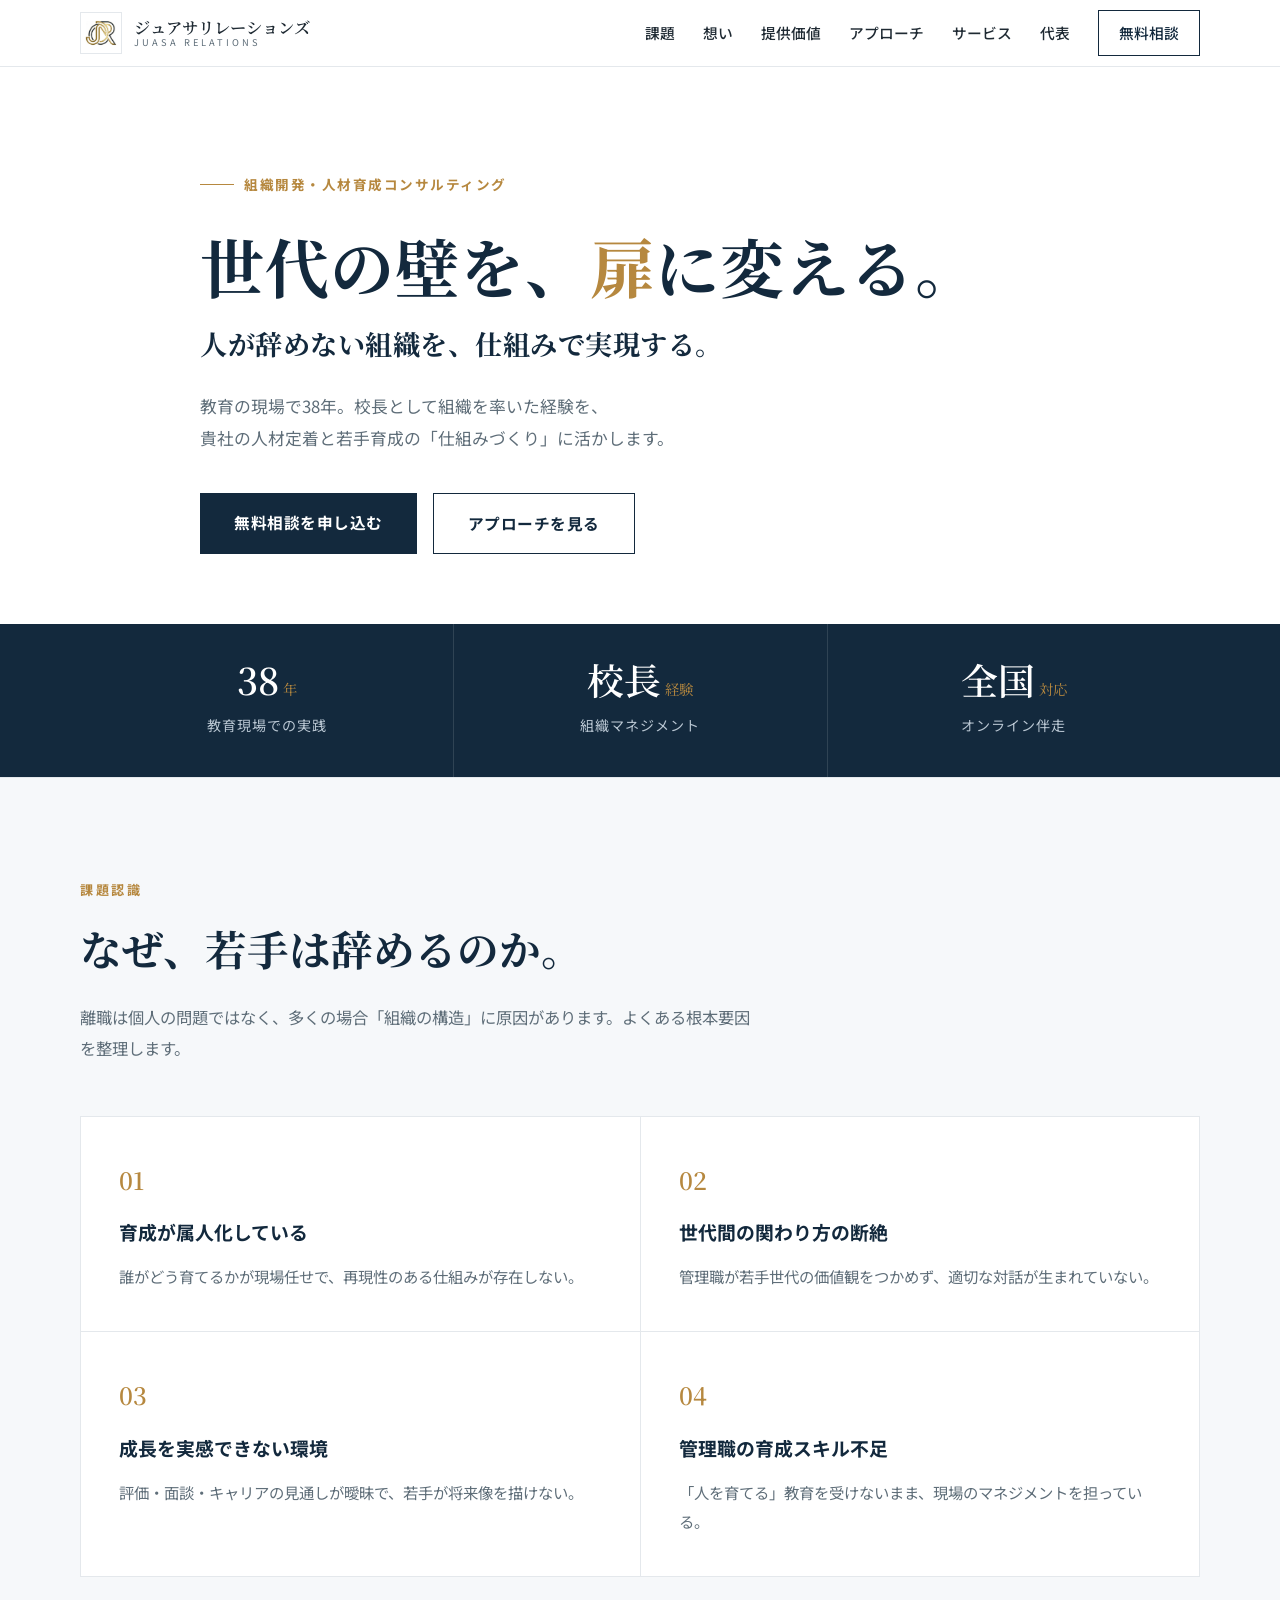
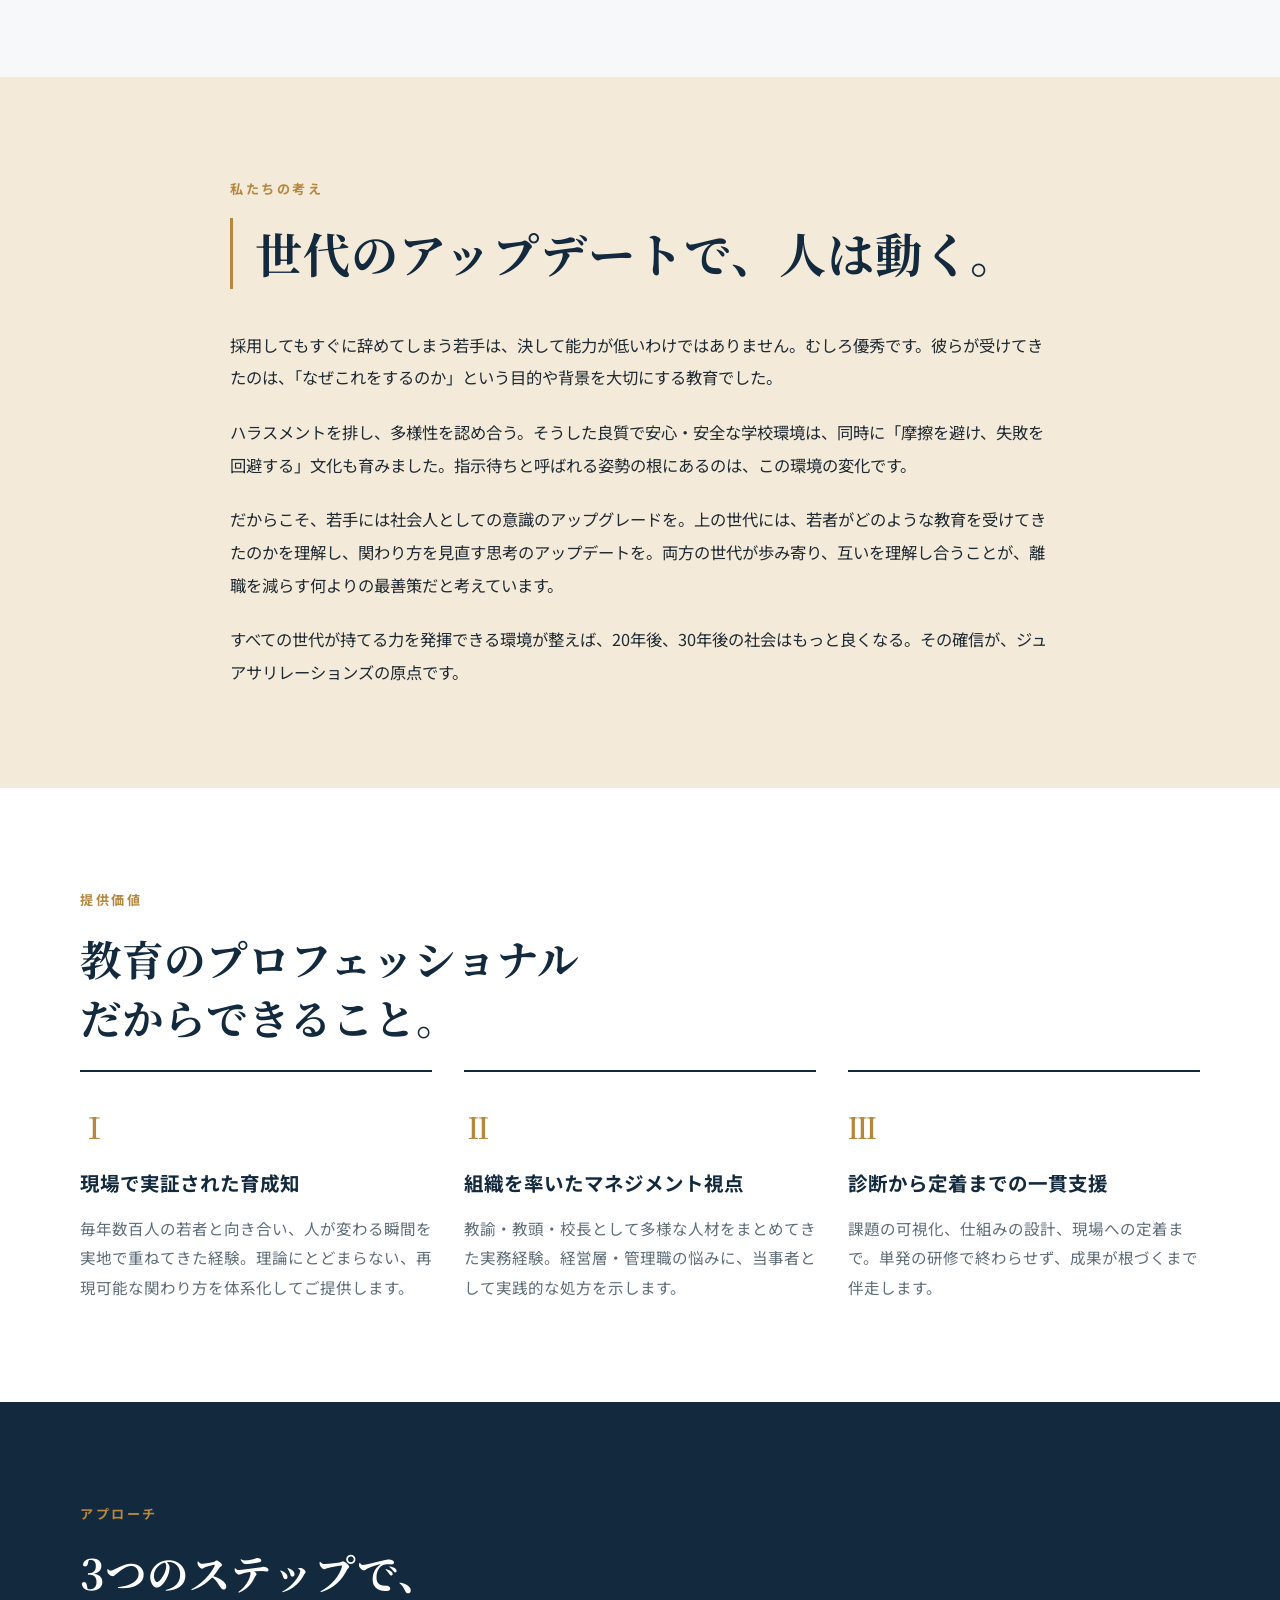
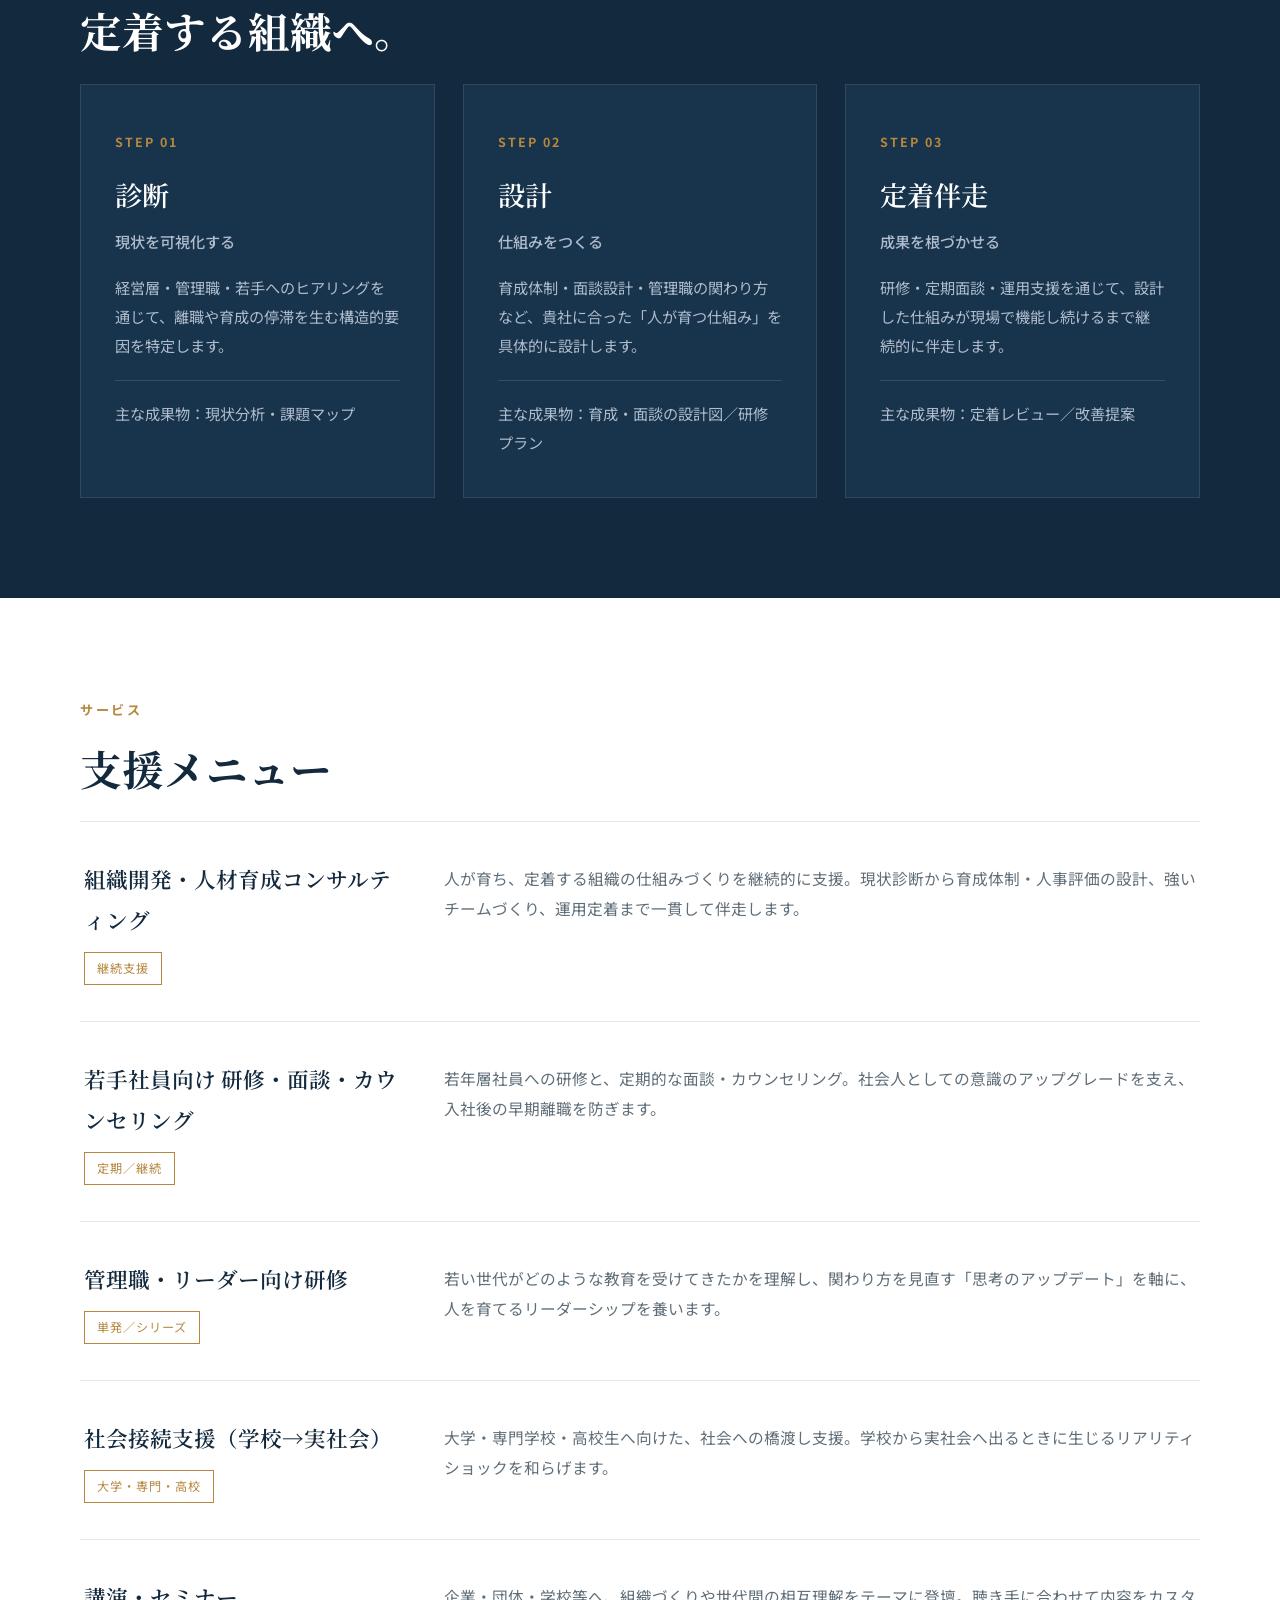
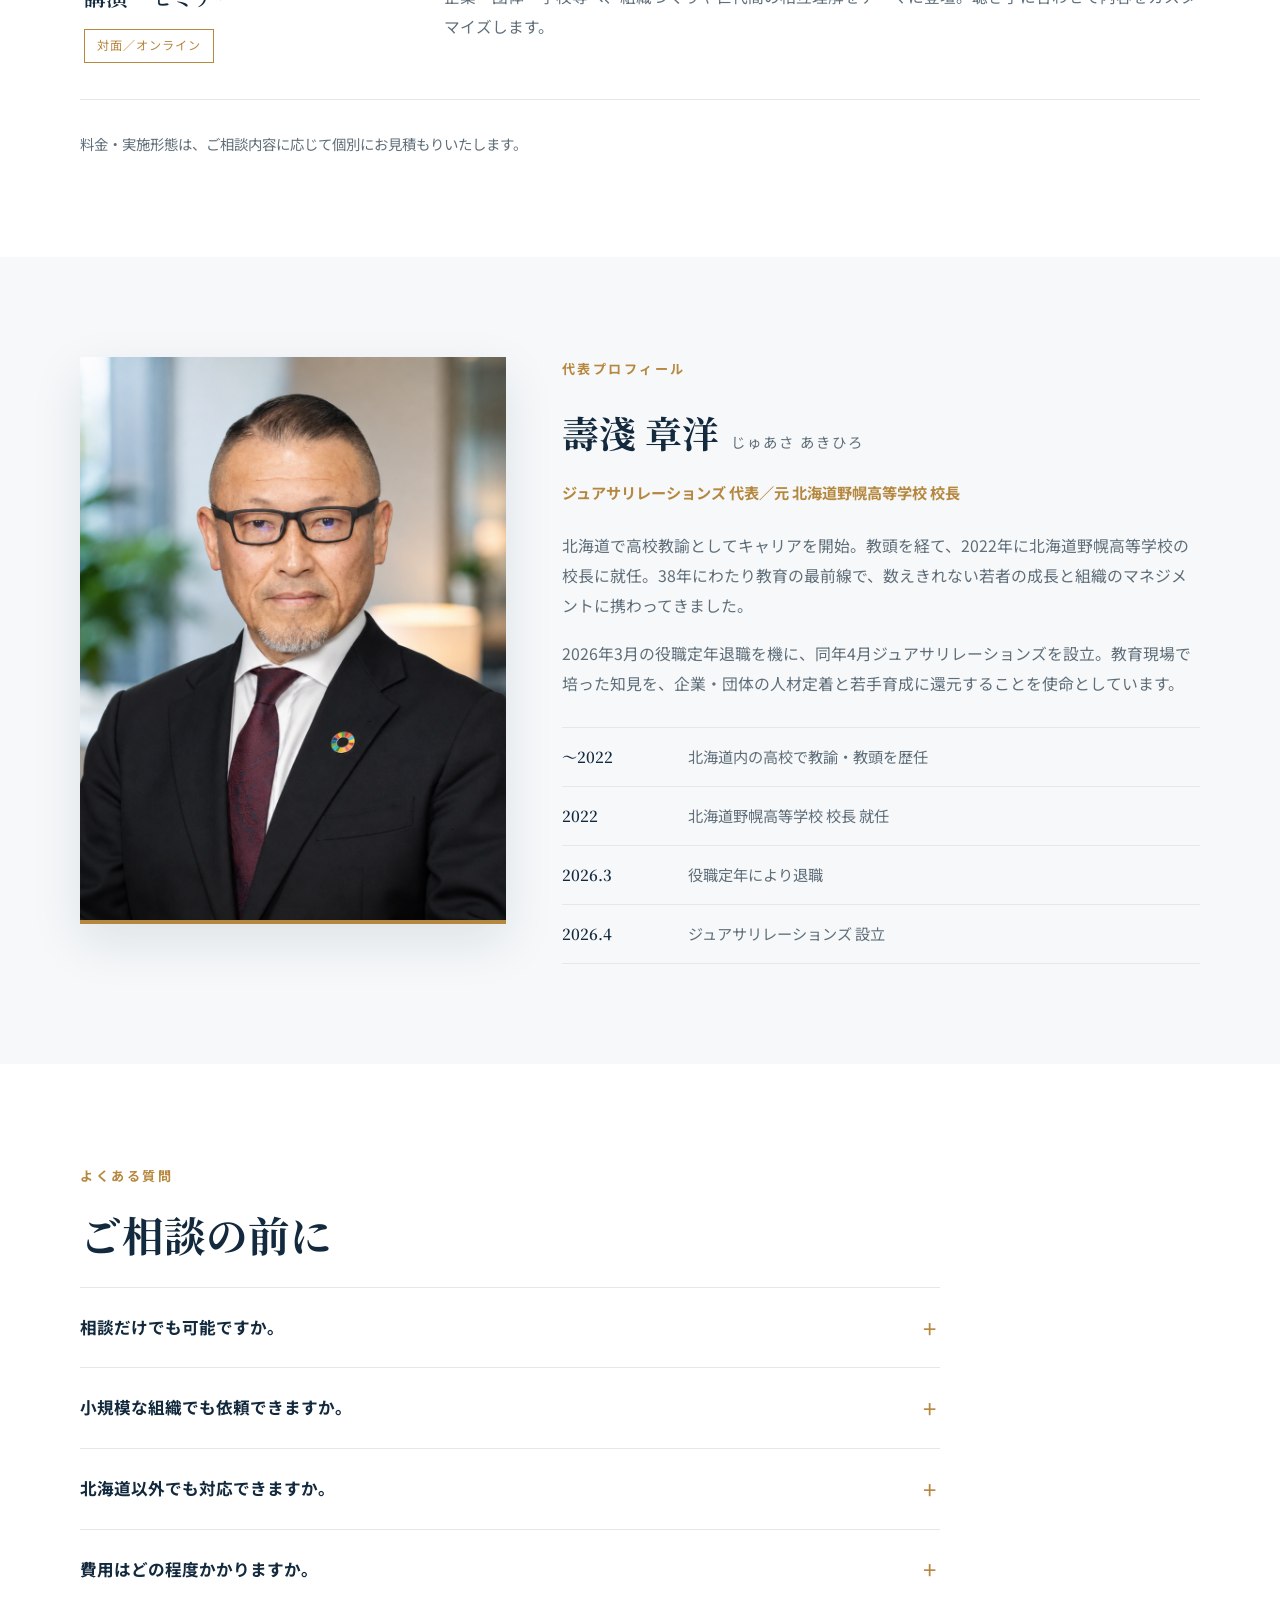
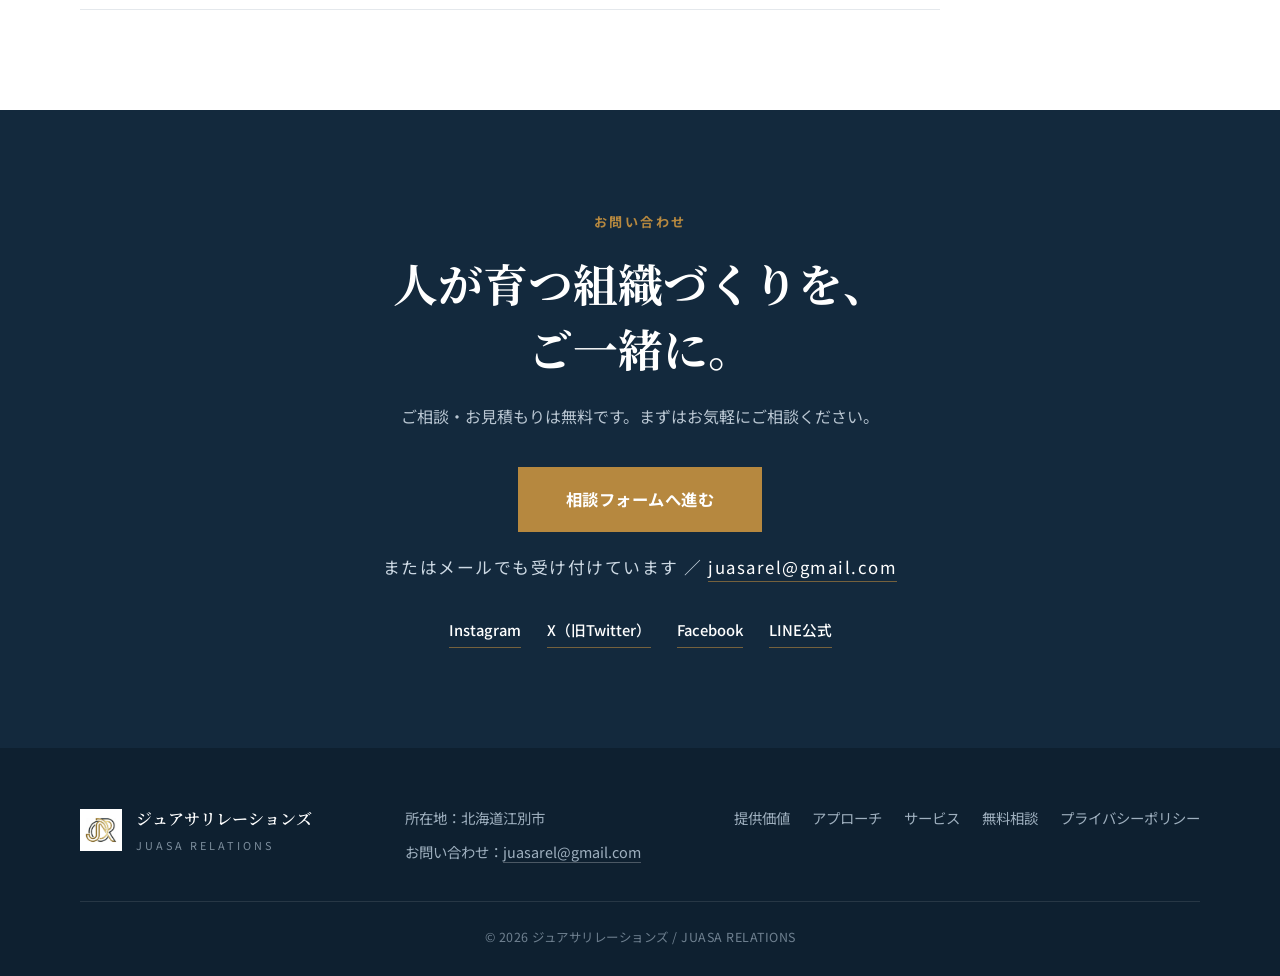
<file: index.html>
<!DOCTYPE html>
<html lang="ja">
<head>
<meta charset="UTF-8">
<meta name="viewport" content="width=device-width, initial-scale=1.0">
<meta name="robots" content="index, follow">
<title>ジュアサリレーションズ｜組織開発・人材育成コンサルティング</title>
<meta name="description" content="若手社員の早期離職・育成の属人化にお悩みの企業様へ。北海道江別市のジュアサリレーションズは、元北海道野幌高等学校校長 壽淺章洋が、教育現場38年の知見をもとに人材定着と若手育成の仕組みを診断・設計・定着まで一貫支援します。初回相談無料。">
<meta name="theme-color" content="#13293d">
<link rel="canonical" href="https://juasa-relations.jp/">
<link rel="icon" type="image/png" href="/images/favicon.png">

<meta property="og:type" content="website">
<meta property="og:url" content="https://juasa-relations.jp/">
<meta property="og:title" content="ジュアサリレーションズ｜組織開発・人材育成コンサルティング">
<meta property="og:description" content="校長経験で培った組織マネジメントの知見をもとに、人が辞めない組織を「仕組み」で実現します。">
<meta property="og:image" content="https://juasa-relations.jp/images/ogp.png">
<meta property="og:image:width" content="1200">
<meta property="og:image:height" content="630">
<meta property="og:locale" content="ja_JP">
<meta property="og:site_name" content="ジュアサリレーションズ">

<link rel="preconnect" href="https://fonts.googleapis.com">
<link rel="preconnect" href="https://fonts.gstatic.com" crossorigin>
<link href="https://fonts.googleapis.com/css2?family=Noto+Sans+JP:wght@400;500;700&family=Noto+Serif+JP:wght@500;600;700&display=swap" rel="stylesheet">
<link rel="stylesheet" href="css/style.css">
<script>document.documentElement.classList.add("has-js");</script>

<script type="application/ld+json">
{
  "@context": "https://schema.org",
  "@type": "ProfessionalService",
  "name": "ジュアサリレーションズ",
  "alternateName": "JUASA RELATIONS",
  "description": "元高校校長による組織開発・人材育成コンサルティング",
  "image": "https://juasa-relations.jp/images/ogp.png",
  "areaServed": ["江別市", "北海道"],
  "address": { "@type": "PostalAddress", "addressRegion": "北海道", "addressLocality": "江別市", "addressCountry": "JP" },
  "email": "juasarel@gmail.com",
  "priceRange": "要相談（個別見積もり）",
  "sameAs": [
    "https://www.instagram.com/juasarelations/",
    "https://x.com/JUASA_Relations"
  ],
  "founder": { "@type": "Person", "name": "壽淺 章洋", "jobTitle": "代表", "description": "元北海道野幌高等学校 校長" }
}
</script>
<script type="application/ld+json">
{
  "@context": "https://schema.org",
  "@type": "FAQPage",
  "mainEntity": [
    {
      "@type": "Question",
      "name": "相談だけでも可能ですか。",
      "acceptedAnswer": {
        "@type": "Answer",
        "text": "はい。初回のご相談は無料です。「何から着手すべきか分からない」段階でも、現状を整理するところからご一緒します。"
      }
    },
    {
      "@type": "Question",
      "name": "小規模な組織でも依頼できますか。",
      "acceptedAnswer": {
        "@type": "Answer",
        "text": "数名のチームから対応しております。規模に応じて、無理のない進め方をご提案します。"
      }
    },
    {
      "@type": "Question",
      "name": "北海道以外でも対応できますか。",
      "acceptedAnswer": {
        "@type": "Answer",
        "text": "オンラインで全国に対応しています。研修・講演は対面・オンラインのいずれも可能です。"
      }
    },
    {
      "@type": "Question",
      "name": "費用はどの程度かかりますか。",
      "acceptedAnswer": {
        "@type": "Answer",
        "text": "ご相談内容・期間により異なるため、ヒアリングのうえ個別にお見積もりいたします。"
      }
    }
  ]
}
</script>
</head>
<body>

<!-- Preloader -->
<div class="preloader" id="preloader" aria-hidden="true">
  <div class="preloader-inner">
    <img src="images/logo.png" alt="" class="preloader-mark">
    <span class="preloader-name">ジュアサリレーションズ</span>
    <span class="preloader-sub">JUASA RELATIONS</span>
    <span class="preloader-bar"></span>
  </div>
</div>

<header class="site-header" id="top">
  <div class="container header-inner">
    <a href="#top" class="brand">
      <img src="images/logo.png" alt="ジュアサリレーションズ" class="brand-logo">
      <span class="brand-name">ジュアサリレーションズ<small>JUASA RELATIONS</small></span>
    </a>
    <nav class="nav" id="nav">
      <a href="#issue">課題</a>
      <a href="#belief">想い</a>
      <a href="#value">提供価値</a>
      <a href="#approach">アプローチ</a>
      <a href="#service">サービス</a>
      <a href="#profile">代表</a>
      <a href="contact.html" class="nav-cta">無料相談</a>
    </nav>
    <button class="nav-toggle" id="navToggle" aria-label="メニューを開く" aria-expanded="false">
      <span></span><span></span><span></span>
    </button>
  </div>
</header>

<main>

  <!-- HERO -->
  <section class="hero">
    <div class="container hero-inner">
      <p class="hero-eyebrow">組織開発・人材育成コンサルティング</p>
      <h1 class="hero-title">世代の壁を、<span class="accent">扉</span>に変える。</h1>
      <p class="hero-subtitle">人が辞めない組織を、仕組みで実現する。</p>
      <p class="hero-lead">
        教育の現場で38年。校長として組織を率いた経験を、<br class="pc-br">
        貴社の人材定着と若手育成の「仕組みづくり」に活かします。
      </p>
      <div class="hero-actions">
        <a href="contact.html" class="btn btn-primary">無料相談を申し込む</a>
        <a href="#approach" class="btn btn-ghost">アプローチを見る</a>
      </div>
    </div>
    <div class="hero-stats">
      <div class="container hero-stats-inner reveal-group">
        <div class="stat"><span class="stat-num">38<small>年</small></span><span class="stat-label">教育現場での実践</span></div>
        <div class="stat"><span class="stat-num">校長<small>経験</small></span><span class="stat-label">組織マネジメント</span></div>
        <div class="stat"><span class="stat-num">全国<small>対応</small></span><span class="stat-label">オンライン伴走</span></div>
      </div>
    </div>
  </section>

  <!-- 課題 -->
  <section class="section issue" id="issue">
    <div class="container">
      <p class="section-eyebrow reveal">課題認識</p>
      <h2 class="section-title reveal">なぜ、若手は辞めるのか。</h2>
      <p class="section-intro reveal">離職は個人の問題ではなく、多くの場合「組織の構造」に原因があります。よくある根本要因を整理します。</p>
      <div class="issue-grid reveal-group">
        <div class="issue-item">
          <span class="issue-no">01</span>
          <h3>育成が属人化している</h3>
          <p>誰がどう育てるかが現場任せで、再現性のある仕組みが存在しない。</p>
        </div>
        <div class="issue-item">
          <span class="issue-no">02</span>
          <h3>世代間の関わり方の断絶</h3>
          <p>管理職が若手世代の価値観をつかめず、適切な対話が生まれていない。</p>
        </div>
        <div class="issue-item">
          <span class="issue-no">03</span>
          <h3>成長を実感できない環境</h3>
          <p>評価・面談・キャリアの見通しが曖昧で、若手が将来像を描けない。</p>
        </div>
        <div class="issue-item">
          <span class="issue-no">04</span>
          <h3>管理職の育成スキル不足</h3>
          <p>「人を育てる」教育を受けないまま、現場のマネジメントを担っている。</p>
        </div>
      </div>
    </div>
  </section>

  <!-- 想い -->
  <section class="section belief" id="belief">
    <div class="container belief-inner">
      <p class="section-eyebrow reveal">私たちの考え</p>
      <blockquote class="belief-quote reveal">世代のアップデートで、<br class="sp-br">人は動く。</blockquote>
      <div class="belief-body reveal-group">
        <p>採用してもすぐに辞めてしまう若手は、決して能力が低いわけではありません。むしろ優秀です。彼らが受けてきたのは、「なぜこれをするのか」という目的や背景を大切にする教育でした。</p>
        <p>ハラスメントを排し、多様性を認め合う。そうした良質で安心・安全な学校環境は、同時に「摩擦を避け、失敗を回避する」文化も育みました。指示待ちと呼ばれる姿勢の根にあるのは、この環境の変化です。</p>
        <p>だからこそ、若手には社会人としての意識のアップグレードを。上の世代には、若者がどのような教育を受けてきたのかを理解し、関わり方を見直す思考のアップデートを。両方の世代が歩み寄り、互いを理解し合うことが、離職を減らす何よりの最善策だと考えています。</p>
        <p>すべての世代が持てる力を発揮できる環境が整えば、20年後、30年後の社会はもっと良くなる。その確信が、ジュアサリレーションズの原点です。</p>
      </div>
    </div>
  </section>

  <!-- 提供価値 -->
  <section class="section value" id="value">
    <div class="container">
      <p class="section-eyebrow reveal">提供価値</p>
      <h2 class="section-title reveal">教育のプロフェッショナル<br>だからできること。</h2>
      <div class="value-grid reveal-group">
        <article class="value-card">
          <span class="value-no">Ⅰ</span>
          <h3>現場で実証された育成知</h3>
          <p>毎年数百人の若者と向き合い、人が変わる瞬間を実地で重ねてきた経験。理論にとどまらない、再現可能な関わり方を体系化してご提供します。</p>
        </article>
        <article class="value-card">
          <span class="value-no">Ⅱ</span>
          <h3>組織を率いたマネジメント視点</h3>
          <p>教諭・教頭・校長として多様な人材をまとめてきた実務経験。経営層・管理職の悩みに、当事者として実践的な処方を示します。</p>
        </article>
        <article class="value-card">
          <span class="value-no">Ⅲ</span>
          <h3>診断から定着までの一貫支援</h3>
          <p>課題の可視化、仕組みの設計、現場への定着まで。単発の研修で終わらせず、成果が根づくまで伴走します。</p>
        </article>
      </div>
    </div>
  </section>

  <!-- アプローチ -->
  <section class="section approach" id="approach">
    <div class="container">
      <p class="section-eyebrow light reveal">アプローチ</p>
      <h2 class="section-title light reveal">3つのステップで、<br>定着する組織へ。</h2>
      <div class="approach-grid reveal-group">
        <article class="phase">
          <span class="phase-tag">STEP 01</span>
          <h3>診断</h3>
          <p class="phase-lead">現状を可視化する</p>
          <p>経営層・管理職・若手へのヒアリングを通じて、離職や育成の停滞を生む構造的要因を特定します。</p>
          <p class="phase-deliver">主な成果物：現状分析・課題マップ</p>
        </article>
        <article class="phase">
          <span class="phase-tag">STEP 02</span>
          <h3>設計</h3>
          <p class="phase-lead">仕組みをつくる</p>
          <p>育成体制・面談設計・管理職の関わり方など、貴社に合った「人が育つ仕組み」を具体的に設計します。</p>
          <p class="phase-deliver">主な成果物：育成・面談の設計図／研修プラン</p>
        </article>
        <article class="phase">
          <span class="phase-tag">STEP 03</span>
          <h3>定着伴走</h3>
          <p class="phase-lead">成果を根づかせる</p>
          <p>研修・定期面談・運用支援を通じて、設計した仕組みが現場で機能し続けるまで継続的に伴走します。</p>
          <p class="phase-deliver">主な成果物：定着レビュー／改善提案</p>
        </article>
      </div>
    </div>
  </section>

  <!-- サービス -->
  <section class="section service" id="service">
    <div class="container">
      <p class="section-eyebrow reveal">サービス</p>
      <h2 class="section-title reveal">支援メニュー</h2>
      <div class="service-list reveal-group">
        <article class="service-row">
          <div class="service-head"><h3>組織開発・人材育成コンサルティング</h3><span class="service-meta">継続支援</span></div>
          <p>人が育ち、定着する組織の仕組みづくりを継続的に支援。現状診断から育成体制・人事評価の設計、強いチームづくり、運用定着まで一貫して伴走します。</p>
        </article>
        <article class="service-row">
          <div class="service-head"><h3>若手社員向け 研修・面談・カウンセリング</h3><span class="service-meta">定期／継続</span></div>
          <p>若年層社員への研修と、定期的な面談・カウンセリング。社会人としての意識のアップグレードを支え、入社後の早期離職を防ぎます。</p>
        </article>
        <article class="service-row">
          <div class="service-head"><h3>管理職・リーダー向け研修</h3><span class="service-meta">単発／シリーズ</span></div>
          <p>若い世代がどのような教育を受けてきたかを理解し、関わり方を見直す「思考のアップデート」を軸に、人を育てるリーダーシップを養います。</p>
        </article>
        <article class="service-row">
          <div class="service-head"><h3>社会接続支援（学校→実社会）</h3><span class="service-meta">大学・専門・高校</span></div>
          <p>大学・専門学校・高校生へ向けた、社会への橋渡し支援。学校から実社会へ出るときに生じるリアリティショックを和らげます。</p>
        </article>
        <article class="service-row">
          <div class="service-head"><h3>講演・セミナー</h3><span class="service-meta">対面／オンライン</span></div>
          <p>企業・団体・学校等へ、組織づくりや世代間の相互理解をテーマに登壇。聴き手に合わせて内容をカスタマイズします。</p>
        </article>
      </div>
      <p class="service-note reveal">料金・実施形態は、ご相談内容に応じて個別にお見積もりいたします。</p>
    </div>
  </section>

  <!-- 代表 -->
  <section class="section profile" id="profile">
    <div class="container profile-inner">
      <figure class="profile-photo reveal">
        <img src="images/juasa-akihiro.jpg" alt="ジュアサリレーションズ代表 壽淺章洋" class="profile-img"
             onerror="this.style.display='none';this.nextElementSibling.style.display='grid';">
        <div class="profile-photo-placeholder" style="display:none;">壽淺 章洋<small>写真準備中</small></div>
      </figure>
      <div class="profile-body reveal">
        <p class="section-eyebrow">代表プロフィール</p>
        <h2 class="profile-name">壽淺 章洋<small>じゅあさ あきひろ</small></h2>
        <p class="profile-role">ジュアサリレーションズ 代表／元 北海道野幌高等学校 校長</p>
        <p class="profile-text">
          北海道で高校教諭としてキャリアを開始。教頭を経て、2022年に北海道野幌高等学校の校長に就任。38年にわたり教育の最前線で、数えきれない若者の成長と組織のマネジメントに携わってきました。
        </p>
        <p class="profile-text">
          2026年3月の役職定年退職を機に、同年4月ジュアサリレーションズを設立。教育現場で培った知見を、企業・団体の人材定着と若手育成に還元することを使命としています。
        </p>
        <dl class="profile-history">
          <div><dt>～2022</dt><dd>北海道内の高校で教諭・教頭を歴任</dd></div>
          <div><dt>2022</dt><dd>北海道野幌高等学校 校長 就任</dd></div>
          <div><dt>2026.3</dt><dd>役職定年により退職</dd></div>
          <div><dt>2026.4</dt><dd>ジュアサリレーションズ 設立</dd></div>
        </dl>
      </div>
    </div>
  </section>

  <!-- FAQ -->
  <section class="section faq" id="faq">
    <div class="container">
      <p class="section-eyebrow reveal">よくある質問</p>
      <h2 class="section-title reveal">ご相談の前に</h2>
      <div class="faq-list reveal-group">
        <details class="faq-item">
          <summary>相談だけでも可能ですか。</summary>
          <p>はい。初回のご相談は無料です。「何から着手すべきか分からない」段階でも、現状を整理するところからご一緒します。</p>
        </details>
        <details class="faq-item">
          <summary>小規模な組織でも依頼できますか。</summary>
          <p>数名のチームから対応しております。規模に応じて、無理のない進め方をご提案します。</p>
        </details>
        <details class="faq-item">
          <summary>北海道以外でも対応できますか。</summary>
          <p>オンラインで全国に対応しています。研修・講演は対面・オンラインのいずれも可能です。</p>
        </details>
        <details class="faq-item">
          <summary>費用はどの程度かかりますか。</summary>
          <p>ご相談内容・期間により異なるため、ヒアリングのうえ個別にお見積もりいたします。</p>
        </details>
      </div>
    </div>
  </section>

  <!-- CTA -->
  <section class="section contact" id="contact">
    <div class="container contact-inner">
      <p class="section-eyebrow light contact-eyebrow reveal">お問い合わせ</p>
      <h2 class="contact-title reveal">人が育つ組織づくりを、<br>ご一緒に。</h2>
      <p class="contact-lead reveal">ご相談・お見積もりは無料です。まずはお気軽にご相談ください。</p>
      <div class="contact-actions reveal">
        <a href="contact.html" class="btn btn-light btn-lg">相談フォームへ進む</a>
      </div>
      <p class="contact-mail reveal">またはメールでも受け付けています ／ <a href="mailto:juasarel@gmail.com">juasarel@gmail.com</a></p>
      <div class="contact-sns reveal">
        <a href="https://www.instagram.com/juasarelations/" target="_blank" rel="noopener">Instagram</a>
        <a href="https://x.com/JUASA_Relations" target="_blank" rel="noopener">X（旧Twitter）</a>
        <!-- TODO: Facebook・LINE公式の正式URLを取得して差し替え -->
        <a href="#" rel="noopener">Facebook</a>
        <a href="#" rel="noopener">LINE公式</a>
      </div>
    </div>
  </section>

</main>

<footer class="site-footer">
  <div class="container footer-inner">
    <div class="footer-brand">
      <img src="images/logo.png" alt="ジュアサリレーションズ" class="brand-logo">
      <div>
        <p class="footer-name">ジュアサリレーションズ</p>
        <p class="footer-sub">JUASA RELATIONS</p>
      </div>
    </div>
    <div class="footer-meta">
      <p>所在地：北海道江別市</p>
      <p>お問い合わせ：<a href="mailto:juasarel@gmail.com">juasarel@gmail.com</a></p>
    </div>
    <nav class="footer-nav">
      <a href="#value">提供価値</a>
      <a href="#approach">アプローチ</a>
      <a href="#service">サービス</a>
      <a href="contact.html">無料相談</a>
      <a href="privacy.html">プライバシーポリシー</a>
    </nav>
  </div>
  <p class="copyright">&copy; 2026 ジュアサリレーションズ / JUASA RELATIONS</p>
</footer>

<a href="#top" class="to-top" id="toTop" aria-label="ページ上部へ戻る">↑</a>

<script src="js/main.js"></script>
</body>
</html>
</file>
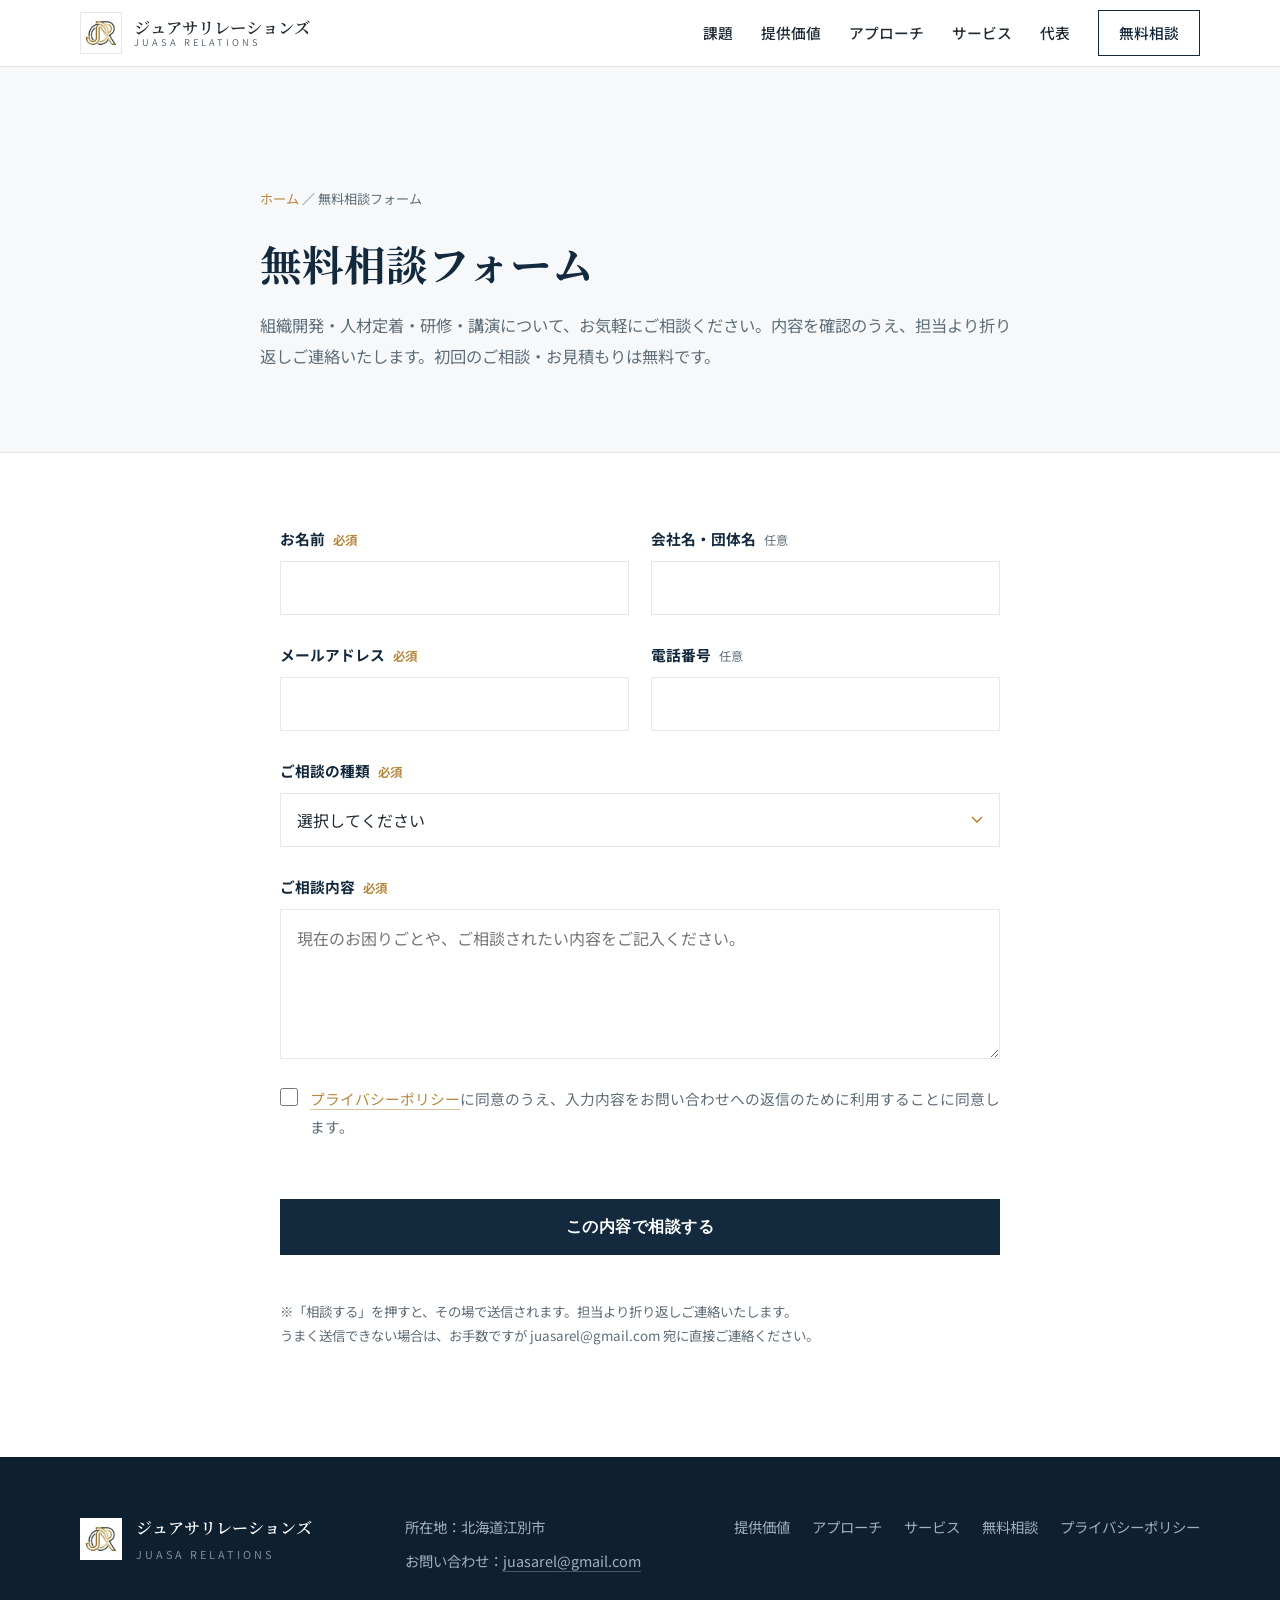
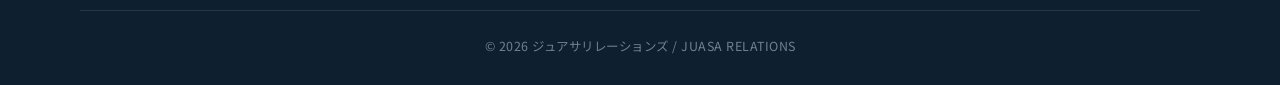
<file: contact.html>
<!DOCTYPE html>
<html lang="ja">
<head>
<meta charset="UTF-8">
<meta name="viewport" content="width=device-width, initial-scale=1.0">
<meta name="robots" content="index, follow">
<title>無料相談フォーム｜ジュアサリレーションズ</title>
<meta name="description" content="若手社員の育成・定着、管理職研修、講演のご相談はこちらから。北海道江別市のジュアサリレーションズが、元校長 壽淺章洋の知見を活かし、組織開発・人材育成のご相談・お見積もりを無料で承ります。内容確認後、担当より折り返しご連絡します。">
<meta name="theme-color" content="#13293d">
<link rel="canonical" href="https://juasa-relations.jp/contact.html">
<link rel="icon" type="image/png" href="/images/favicon.png">

<meta property="og:type" content="website">
<meta property="og:url" content="https://juasa-relations.jp/contact.html">
<meta property="og:title" content="無料相談フォーム｜ジュアサリレーションズ">
<meta property="og:description" content="組織開発・人材定着・研修・講演についてのご相談・お見積もりを無料で承ります。">
<meta property="og:image" content="https://juasa-relations.jp/images/ogp.png">
<meta property="og:image:width" content="1200">
<meta property="og:image:height" content="630">
<meta property="og:locale" content="ja_JP">
<meta property="og:site_name" content="ジュアサリレーションズ">

<link rel="preconnect" href="https://fonts.googleapis.com">
<link rel="preconnect" href="https://fonts.gstatic.com" crossorigin>
<link href="https://fonts.googleapis.com/css2?family=Noto+Sans+JP:wght@400;500;700&family=Noto+Serif+JP:wght@500;600;700&display=swap" rel="stylesheet">
<link rel="stylesheet" href="css/style.css">
<script>document.documentElement.classList.add("has-js");</script>
<script src="https://challenges.cloudflare.com/turnstile/v0/api.js" async defer></script>
</head>
<body>

<!-- Preloader -->
<div class="preloader" id="preloader" aria-hidden="true">
  <div class="preloader-inner">
    <img src="images/logo.png" alt="" class="preloader-mark">
    <span class="preloader-name">ジュアサリレーションズ</span>
    <span class="preloader-sub">JUASA RELATIONS</span>
    <span class="preloader-bar"></span>
  </div>
</div>

<header class="site-header" id="top">
  <div class="container header-inner">
    <a href="index.html" class="brand">
      <img src="images/logo.png" alt="ジュアサリレーションズ" class="brand-logo">
      <span class="brand-name">ジュアサリレーションズ<small>JUASA RELATIONS</small></span>
    </a>
    <nav class="nav" id="nav">
      <a href="index.html#issue">課題</a>
      <a href="index.html#value">提供価値</a>
      <a href="index.html#approach">アプローチ</a>
      <a href="index.html#service">サービス</a>
      <a href="index.html#profile">代表</a>
      <a href="contact.html" class="nav-cta">無料相談</a>
    </nav>
    <button class="nav-toggle" id="navToggle" aria-label="メニューを開く" aria-expanded="false">
      <span></span><span></span><span></span>
    </button>
  </div>
</header>

<main>

  <!-- Sub-page header -->
  <section class="subpage">
    <div class="container subpage-inner">
      <p class="breadcrumb"><a href="index.html">ホーム</a> ／ 無料相談フォーム</p>
      <h1 class="subpage-title">無料相談フォーム</h1>
      <p class="subpage-lead">組織開発・人材定着・研修・講演について、お気軽にご相談ください。内容を確認のうえ、担当より折り返しご連絡いたします。初回のご相談・お見積もりは無料です。</p>
    </div>
  </section>

  <!-- Form -->
  <section class="form-section">
    <div class="container form-wrap">

      <form class="contact-form" id="contactForm" novalidate>
        <div class="field-row">
          <div class="field">
            <label for="name">お名前<span class="req">必須</span></label>
            <input type="text" id="name" name="name" autocomplete="name" required>
          </div>
          <div class="field">
            <label for="company">会社名・団体名<span class="opt">任意</span></label>
            <input type="text" id="company" name="company" autocomplete="organization">
          </div>
        </div>

        <div class="field-row">
          <div class="field">
            <label for="email">メールアドレス<span class="req">必須</span></label>
            <input type="email" id="email" name="email" autocomplete="email" required>
          </div>
          <div class="field">
            <label for="tel">電話番号<span class="opt">任意</span></label>
            <input type="tel" id="tel" name="tel" autocomplete="tel">
          </div>
        </div>

        <div class="field">
          <label for="topic">ご相談の種類<span class="req">必須</span></label>
          <select id="topic" name="topic" required>
            <option value="" selected disabled>選択してください</option>
            <option value="組織開発コンサルティング">組織開発コンサルティング</option>
            <option value="管理職・若手向け研修">管理職・若手向け研修</option>
            <option value="講演・セミナー">講演・セミナー</option>
            <option value="その他・まだ決まっていない">その他・まだ決まっていない</option>
          </select>
        </div>

        <div class="field">
          <label for="message">ご相談内容<span class="req">必須</span></label>
          <textarea id="message" name="message" placeholder="現在のお困りごとや、ご相談されたい内容をご記入ください。" required></textarea>
        </div>

        <!-- スパム対策（人間には非表示） -->
        <div class="hp-field" aria-hidden="true">
          <label for="website">このフィールドは入力しないでください</label>
          <input type="text" id="website" name="website" tabindex="-1" autocomplete="off">
        </div>

        <label class="consent">
          <input type="checkbox" id="consent" name="consent" required>
          <span><a href="privacy.html" target="_blank" rel="noopener">プライバシーポリシー</a>に同意のうえ、入力内容をお問い合わせへの返信のために利用することに同意します。</span>
        </label>

        <div class="cf-turnstile" data-sitekey="0x4AAAAAADf4Aeg-oTJ01DVD" data-language="ja"></div>

        <div class="form-actions">
          <button type="submit" class="btn btn-primary btn-lg">この内容で相談する</button>
        </div>

        <p class="form-note">
          ※「相談する」を押すと、その場で送信されます。担当より折り返しご連絡いたします。<br>
          うまく送信できない場合は、お手数ですが <a href="mailto:juasarel@gmail.com">juasarel@gmail.com</a> 宛に直接ご連絡ください。
        </p>
      </form>

      <div class="form-success" id="formSuccess">
        <h3>お問い合わせを受け付けました</h3>
        <p>ご入力ありがとうございます。確認のメールを自動でお送りしました。<br>内容を確認のうえ、担当より折り返しご連絡いたします。</p>
      </div>

    </div>
  </section>

</main>

<footer class="site-footer">
  <div class="container footer-inner">
    <div class="footer-brand">
      <img src="images/logo.png" alt="ジュアサリレーションズ" class="brand-logo">
      <div>
        <p class="footer-name">ジュアサリレーションズ</p>
        <p class="footer-sub">JUASA RELATIONS</p>
      </div>
    </div>
    <div class="footer-meta">
      <p>所在地：北海道江別市</p>
      <p>お問い合わせ：<a href="mailto:juasarel@gmail.com">juasarel@gmail.com</a></p>
    </div>
    <nav class="footer-nav">
      <a href="index.html#value">提供価値</a>
      <a href="index.html#approach">アプローチ</a>
      <a href="index.html#service">サービス</a>
      <a href="contact.html">無料相談</a>
      <a href="privacy.html">プライバシーポリシー</a>
    </nav>
  </div>
  <p class="copyright">&copy; 2026 ジュアサリレーションズ / JUASA RELATIONS</p>
</footer>

<a href="#top" class="to-top" id="toTop" aria-label="ページ上部へ戻る">↑</a>

<script src="js/main.js"></script>
<script>
(function () {
  "use strict";
  var form = document.getElementById("contactForm");
  if (!form) return;
  var success = document.getElementById("formSuccess");
  var btn = form.querySelector('button[type="submit"]');

  form.addEventListener("submit", function (e) {
    e.preventDefault();
    // ハニーポット（ボット検出）
    if (form.website.value) return;
    if (!form.checkValidity()) { form.reportValidity(); return; }

    btn.disabled = true;
    btn.textContent = "送信中…";

    fetch("contact.php", { method: "POST", body: new FormData(form) })
      .then(function (res) {
        return res.json().catch(function () { return {}; }).then(function (data) {
          return { ok: res.ok && data.ok, data: data };
        });
      })
      .then(function (r) {
        if (!r.ok) throw new Error((r.data && r.data.error) || "failed");
        form.style.display = "none";
        if (success) {
          success.classList.add("show");
          success.scrollIntoView({ behavior: "smooth", block: "center" });
        }
      })
      .catch(function () {
        alert("送信に失敗しました。お手数ですが juasarel@gmail.com まで直接ご連絡ください。");
        btn.disabled = false;
        btn.textContent = "この内容で相談する";
        if (window.turnstile) { try { turnstile.reset(); } catch (e) {} }
      });
  });
})();
</script>
</body>
</html>
</file>
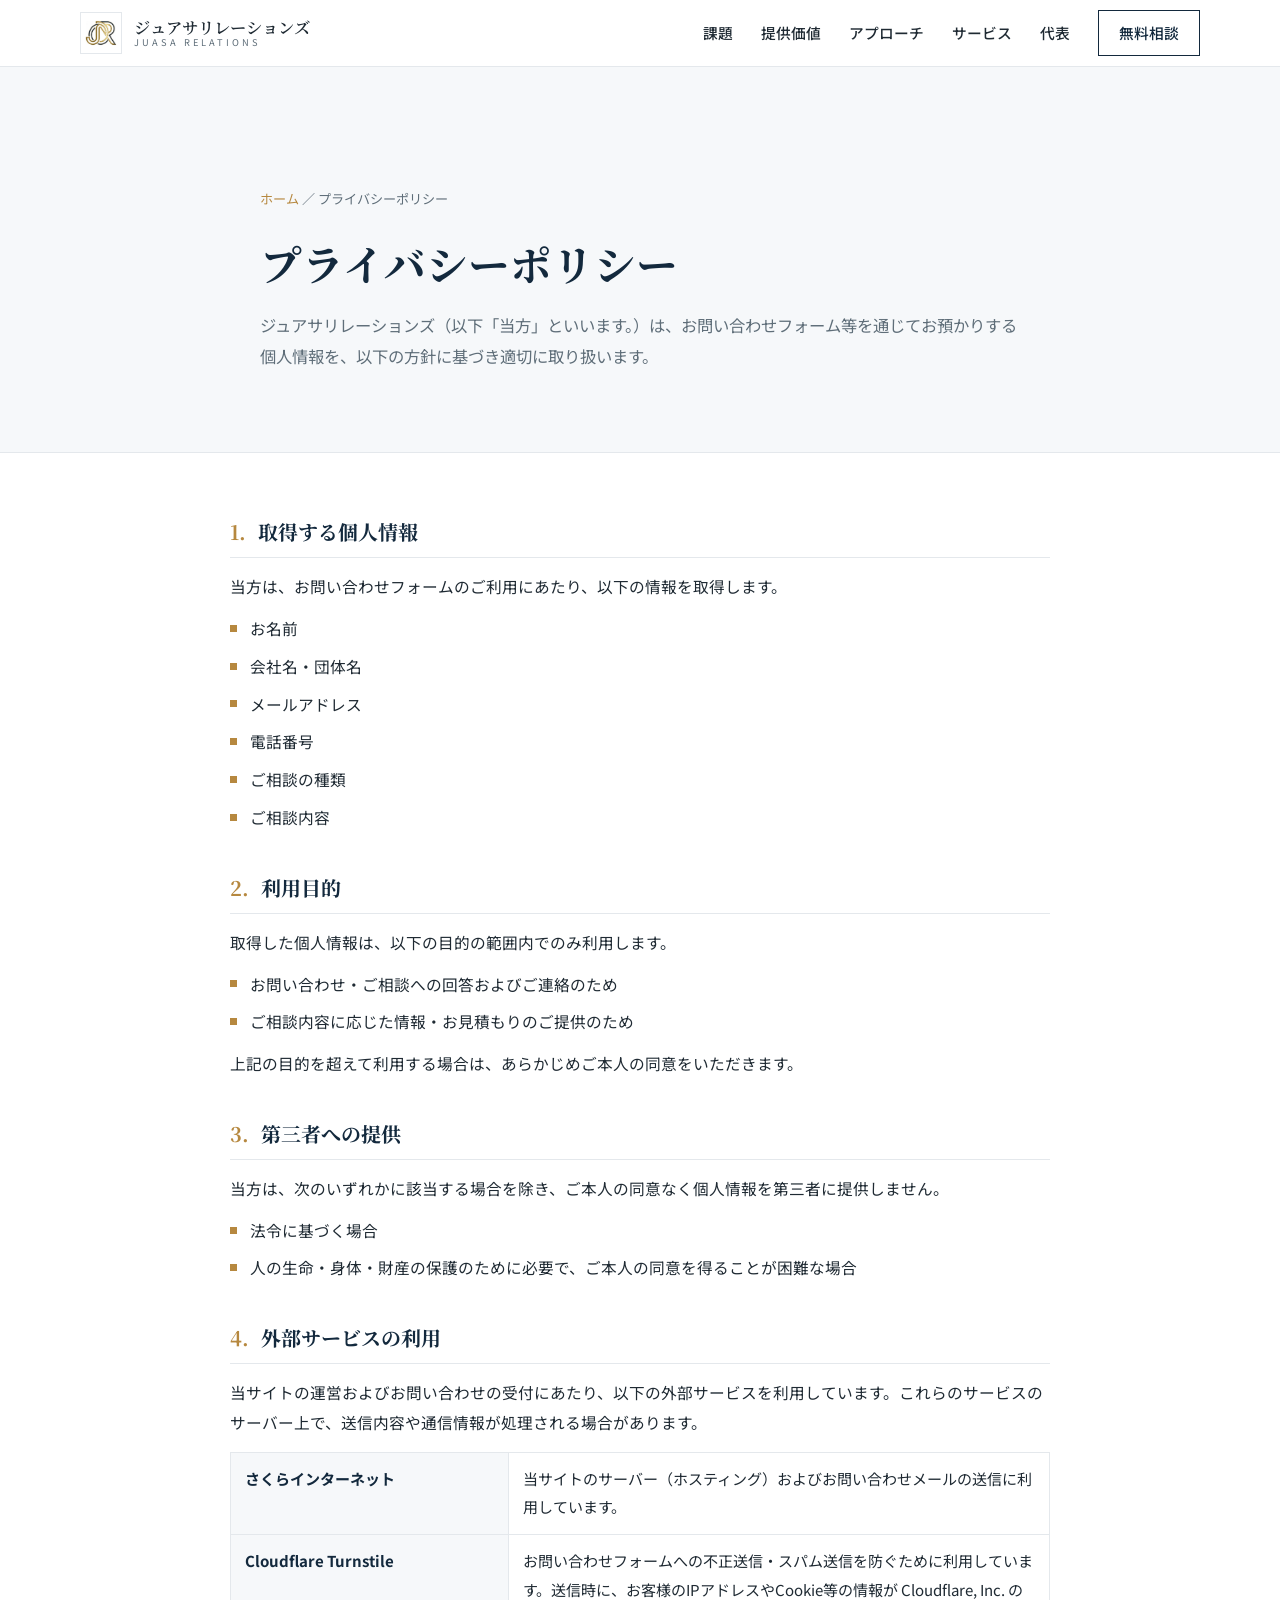
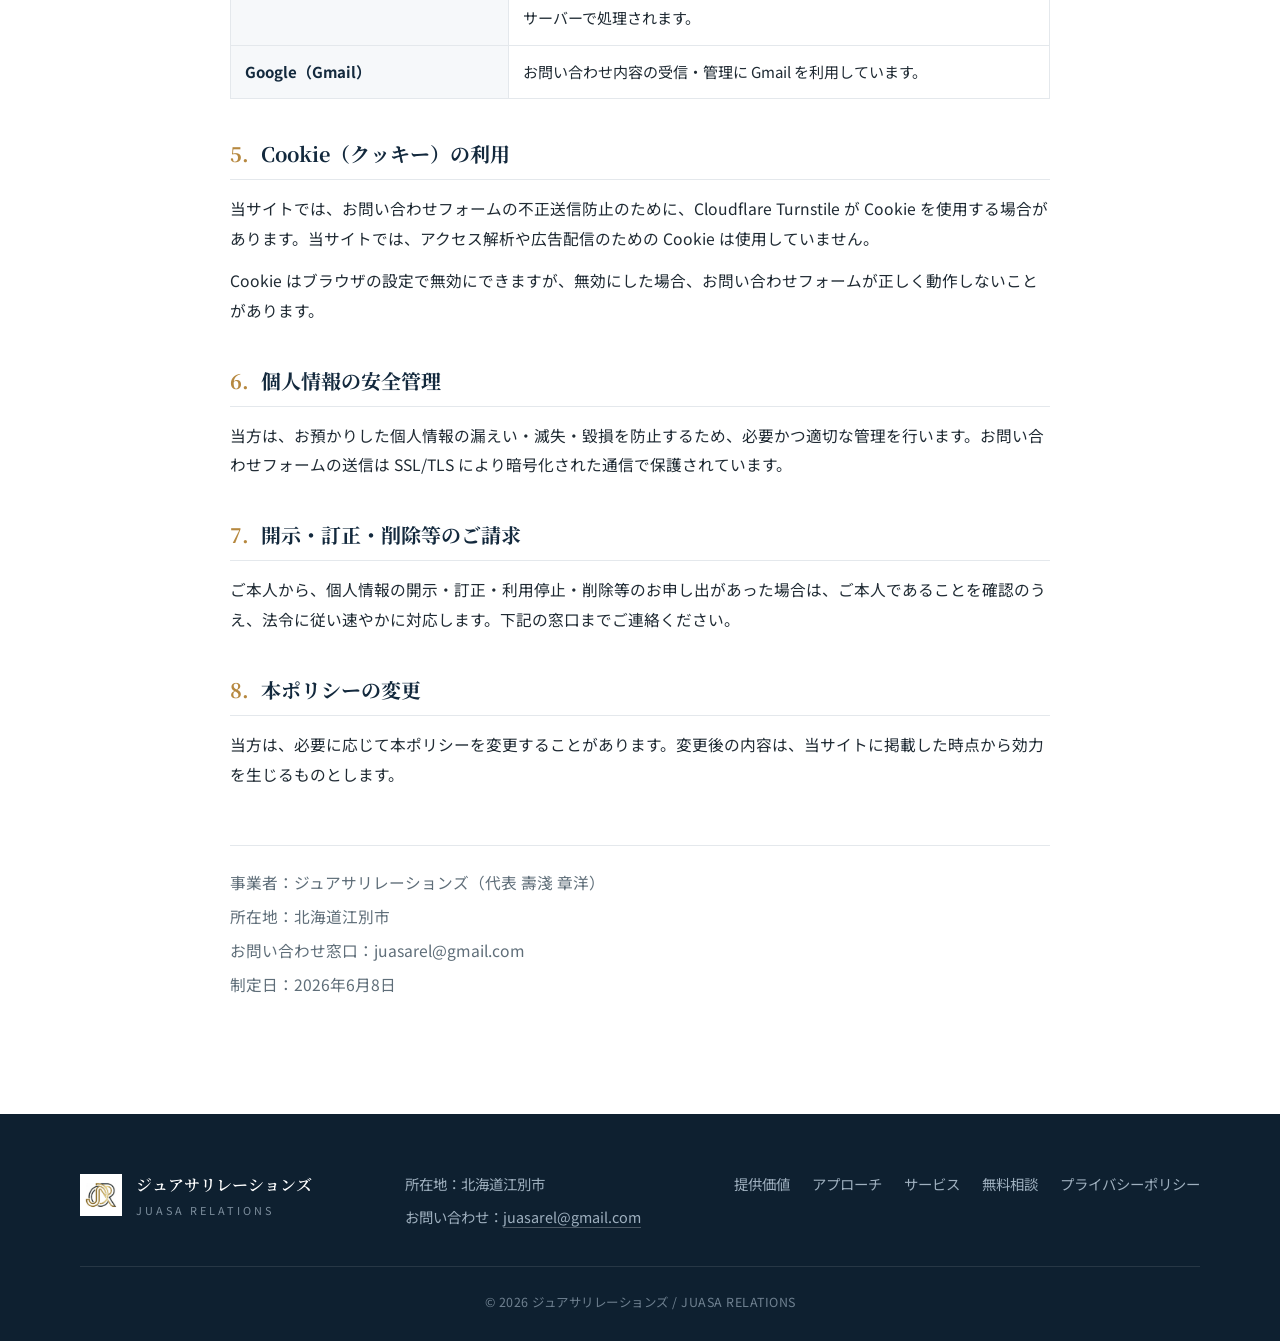
<file: privacy.html>
<!DOCTYPE html>
<html lang="ja">
<head>
<meta charset="UTF-8">
<meta name="viewport" content="width=device-width, initial-scale=1.0">
<meta name="robots" content="index, follow">
<title>プライバシーポリシー｜ジュアサリレーションズ</title>
<meta name="description" content="北海道江別市のジュアサリレーションズのプライバシーポリシーです。お問い合わせフォームで取得する氏名・連絡先等の個人情報の利用目的・第三者への提供・Cloudflare等の外部サービス利用・SSL/TLS暗号化による安全管理を記載しています。">
<meta name="theme-color" content="#13293d">
<link rel="canonical" href="https://juasa-relations.jp/privacy.html">
<link rel="icon" type="image/png" href="/images/favicon.png">
<meta property="og:title" content="プライバシーポリシー｜ジュアサリレーションズ">
<meta property="og:description" content="ジュアサリレーションズの個人情報の取り扱いについて。">
<meta property="og:url" content="https://juasa-relations.jp/privacy.html">
<meta property="og:image" content="https://juasa-relations.jp/images/ogp.png">
<meta property="og:image:width" content="1200">
<meta property="og:image:height" content="630">

<link rel="preconnect" href="https://fonts.googleapis.com">
<link rel="preconnect" href="https://fonts.gstatic.com" crossorigin>
<link href="https://fonts.googleapis.com/css2?family=Noto+Sans+JP:wght@400;500;700&family=Noto+Serif+JP:wght@500;600;700&display=swap" rel="stylesheet">
<link rel="stylesheet" href="css/style.css">
<script>document.documentElement.classList.add("has-js");</script>
<style>
  .legal-doc { padding: 64px 0 110px; }
  .legal-doc .container { max-width: 820px; }
  .legal-intro { color: var(--muted); font-size: 1rem; margin-bottom: 44px; }
  .legal-doc section { margin-bottom: 40px; }
  .legal-doc h2 {
    font-family: var(--serif); font-weight: 700; color: var(--navy);
    font-size: 1.25rem; line-height: 1.5; margin-bottom: 14px;
    padding-bottom: 10px; border-bottom: 1px solid var(--line);
  }
  .legal-doc h2 .num { color: var(--gold); margin-right: 12px; }
  .legal-doc p { color: var(--ink); font-size: .98rem; margin-bottom: 12px; }
  .legal-doc ul { list-style: none; margin: 12px 0; }
  .legal-doc ul li {
    position: relative; padding-left: 20px; margin-bottom: 8px;
    color: var(--ink); font-size: .98rem;
  }
  .legal-doc ul li::before {
    content: ""; position: absolute; left: 0; top: .7em;
    width: 7px; height: 7px; background: var(--gold);
  }
  .legal-table { width: 100%; border-collapse: collapse; margin: 14px 0; }
  .legal-table th, .legal-table td {
    border: 1px solid var(--line); padding: 12px 14px;
    font-size: .94rem; text-align: left; vertical-align: top;
  }
  .legal-table th {
    background: var(--bg-soft); color: var(--navy);
    font-weight: 700; white-space: nowrap; width: 34%;
  }
  .legal-meta {
    margin-top: 56px; padding-top: 22px; border-top: 1px solid var(--line);
    color: var(--muted); font-size: .9rem;
  }
  .legal-meta p { margin-bottom: 4px; color: var(--muted); }
</style>
</head>
<body>

<header class="site-header" id="top">
  <div class="container header-inner">
    <a href="index.html" class="brand">
      <img src="images/logo.png" alt="ジュアサリレーションズ" class="brand-logo">
      <span class="brand-name">ジュアサリレーションズ<small>JUASA RELATIONS</small></span>
    </a>
    <nav class="nav" id="nav">
      <a href="index.html#issue">課題</a>
      <a href="index.html#value">提供価値</a>
      <a href="index.html#approach">アプローチ</a>
      <a href="index.html#service">サービス</a>
      <a href="index.html#profile">代表</a>
      <a href="contact.html" class="nav-cta">無料相談</a>
    </nav>
    <button class="nav-toggle" id="navToggle" aria-label="メニューを開く" aria-expanded="false">
      <span></span><span></span><span></span>
    </button>
  </div>
</header>

<main>

  <!-- Sub-page header -->
  <section class="subpage">
    <div class="container subpage-inner">
      <p class="breadcrumb"><a href="index.html">ホーム</a> ／ プライバシーポリシー</p>
      <h1 class="subpage-title">プライバシーポリシー</h1>
      <p class="subpage-lead">ジュアサリレーションズ（以下「当方」といいます。）は、お問い合わせフォーム等を通じてお預かりする個人情報を、以下の方針に基づき適切に取り扱います。</p>
    </div>
  </section>

  <!-- Body -->
  <section class="legal-doc">
    <div class="container">

      <section>
        <h2><span class="num">1.</span>取得する個人情報</h2>
        <p>当方は、お問い合わせフォームのご利用にあたり、以下の情報を取得します。</p>
        <ul>
          <li>お名前</li>
          <li>会社名・団体名</li>
          <li>メールアドレス</li>
          <li>電話番号</li>
          <li>ご相談の種類</li>
          <li>ご相談内容</li>
        </ul>
      </section>

      <section>
        <h2><span class="num">2.</span>利用目的</h2>
        <p>取得した個人情報は、以下の目的の範囲内でのみ利用します。</p>
        <ul>
          <li>お問い合わせ・ご相談への回答およびご連絡のため</li>
          <li>ご相談内容に応じた情報・お見積もりのご提供のため</li>
        </ul>
        <p>上記の目的を超えて利用する場合は、あらかじめご本人の同意をいただきます。</p>
      </section>

      <section>
        <h2><span class="num">3.</span>第三者への提供</h2>
        <p>当方は、次のいずれかに該当する場合を除き、ご本人の同意なく個人情報を第三者に提供しません。</p>
        <ul>
          <li>法令に基づく場合</li>
          <li>人の生命・身体・財産の保護のために必要で、ご本人の同意を得ることが困難な場合</li>
        </ul>
      </section>

      <section>
        <h2><span class="num">4.</span>外部サービスの利用</h2>
        <p>当サイトの運営およびお問い合わせの受付にあたり、以下の外部サービスを利用しています。これらのサービスのサーバー上で、送信内容や通信情報が処理される場合があります。</p>
        <table class="legal-table">
          <tr>
            <th>さくらインターネット</th>
            <td>当サイトのサーバー（ホスティング）およびお問い合わせメールの送信に利用しています。</td>
          </tr>
          <tr>
            <th>Cloudflare Turnstile</th>
            <td>お問い合わせフォームへの不正送信・スパム送信を防ぐために利用しています。送信時に、お客様のIPアドレスやCookie等の情報が Cloudflare, Inc. のサーバーで処理されます。</td>
          </tr>
          <tr>
            <th>Google（Gmail）</th>
            <td>お問い合わせ内容の受信・管理に Gmail を利用しています。</td>
          </tr>
        </table>
      </section>

      <section>
        <h2><span class="num">5.</span>Cookie（クッキー）の利用</h2>
        <p>当サイトでは、お問い合わせフォームの不正送信防止のために、Cloudflare Turnstile が Cookie を使用する場合があります。当サイトでは、アクセス解析や広告配信のための Cookie は使用していません。</p>
        <p>Cookie はブラウザの設定で無効にできますが、無効にした場合、お問い合わせフォームが正しく動作しないことがあります。</p>
      </section>

      <section>
        <h2><span class="num">6.</span>個人情報の安全管理</h2>
        <p>当方は、お預かりした個人情報の漏えい・滅失・毀損を防止するため、必要かつ適切な管理を行います。お問い合わせフォームの送信は SSL/TLS により暗号化された通信で保護されています。</p>
      </section>

      <section>
        <h2><span class="num">7.</span>開示・訂正・削除等のご請求</h2>
        <p>ご本人から、個人情報の開示・訂正・利用停止・削除等のお申し出があった場合は、ご本人であることを確認のうえ、法令に従い速やかに対応します。下記の窓口までご連絡ください。</p>
      </section>

      <section>
        <h2><span class="num">8.</span>本ポリシーの変更</h2>
        <p>当方は、必要に応じて本ポリシーを変更することがあります。変更後の内容は、当サイトに掲載した時点から効力を生じるものとします。</p>
      </section>

      <div class="legal-meta">
        <p>事業者：ジュアサリレーションズ（代表 壽淺 章洋）</p>
        <p>所在地：北海道江別市</p>
        <p>お問い合わせ窓口：<a href="mailto:juasarel@gmail.com">juasarel@gmail.com</a></p>
        <p>制定日：2026年6月8日</p>
      </div>

    </div>
  </section>

</main>

<footer class="site-footer">
  <div class="container footer-inner">
    <div class="footer-brand">
      <img src="images/logo.png" alt="ジュアサリレーションズ" class="brand-logo">
      <div>
        <p class="footer-name">ジュアサリレーションズ</p>
        <p class="footer-sub">JUASA RELATIONS</p>
      </div>
    </div>
    <div class="footer-meta">
      <p>所在地：北海道江別市</p>
      <p>お問い合わせ：<a href="mailto:juasarel@gmail.com">juasarel@gmail.com</a></p>
    </div>
    <nav class="footer-nav">
      <a href="index.html#value">提供価値</a>
      <a href="index.html#approach">アプローチ</a>
      <a href="index.html#service">サービス</a>
      <a href="contact.html">無料相談</a>
      <a href="privacy.html">プライバシーポリシー</a>
    </nav>
  </div>
  <p class="copyright">&copy; 2026 ジュアサリレーションズ / JUASA RELATIONS</p>
</footer>

<a href="#top" class="to-top" id="toTop" aria-label="ページ上部へ戻る">↑</a>

<script src="js/main.js"></script>
</body>
</html>
</file>
<file: css/style.css>
:root {
  --navy: #13293d;
  --navy-soft: #1c3a55;
  --gold: #b6883f;
  --gold-soft: #f3ead9;
  --ink: #1f2a33;
  --muted: #5f6e79;
  --line: #e4e8ec;
  --bg-soft: #f6f8fa;
  --white: #ffffff;
  --shadow: 0 18px 48px rgba(19, 41, 61, 0.10);
  --shadow-sm: 0 8px 24px rgba(19, 41, 61, 0.07);
  --max: 1120px;
  --serif: "Noto Serif JP", "Hiragino Mincho ProN", "Yu Mincho", serif;
}

* { box-sizing: border-box; margin: 0; padding: 0; }
html { scroll-behavior: smooth; scroll-padding-top: 74px; }
body {
  font-family: "Noto Sans JP", -apple-system, "Hiragino Kaku Gothic ProN", "Yu Gothic", sans-serif;
  color: var(--ink); background: var(--white); line-height: 1.9;
  -webkit-font-smoothing: antialiased;
}
.container { width: min(var(--max), 100% - 48px); margin-inline: auto; }
a { color: inherit; text-decoration: none; }
.accent { color: var(--gold); }
.pc-br { display: inline; }

/* ---------- Header ---------- */
.site-header {
  position: sticky; top: 0; z-index: 50;
  background: rgba(255,255,255,0.96);
  border-bottom: 1px solid var(--line);
}
.header-inner { display: flex; align-items: center; justify-content: space-between; height: 66px; }
.brand { display: flex; align-items: center; gap: 12px; }
.brand-mark {
  display: grid; place-items: center; width: 40px; height: 40px;
  border: 1px solid var(--gold); color: var(--navy);
  font-family: var(--serif); font-weight: 700; font-size: .95rem; letter-spacing: 1px;
}
.brand-name { font-family: var(--serif); font-weight: 600; font-size: 1.02rem; line-height: 1.25; display: flex; flex-direction: column; }
.brand-name small { font-size: .58rem; color: var(--muted); letter-spacing: 3px; font-weight: 400; font-family: "Noto Sans JP", sans-serif; }
.nav { display: flex; align-items: center; gap: 28px; }
.nav a { font-size: .92rem; font-weight: 500; transition: color .2s; }
.nav a:hover { color: var(--gold); }
.nav-cta { color: var(--navy) !important; border: 1px solid var(--navy); padding: 8px 20px; transition: all .2s; }
.nav-cta:hover { background: var(--navy); color: #fff !important; }

.nav-toggle { display: none; flex-direction: column; gap: 5px; background: none; border: 0; cursor: pointer; padding: 8px; }
.nav-toggle span { width: 24px; height: 2px; background: var(--navy); transition: .25s; }

/* ---------- Buttons ---------- */
.btn { display: inline-block; font-weight: 700; padding: 15px 34px; font-size: .98rem; transition: all .2s; letter-spacing: .5px; }
.btn-primary { background: var(--navy); color: #fff; }
.btn-primary:hover { background: var(--navy-soft); transform: translateY(-2px); }
.btn-ghost { background: transparent; color: var(--navy); border: 1px solid var(--navy); }
.btn-ghost:hover { background: var(--navy); color: #fff; }
.btn-light { background: var(--gold); color: #fff; }
.btn-light:hover { background: #c89a52; transform: translateY(-2px); }
.btn-lg { padding: 17px 48px; font-size: 1.02rem; }

/* ---------- Hero ---------- */
.hero { background: var(--white); padding: 96px 0 0; border-bottom: 1px solid var(--line); }
.hero-inner { max-width: 880px; }
.hero-eyebrow {
  display: inline-flex; align-items: center; gap: 10px;
  color: var(--gold); font-weight: 700; font-size: .85rem; letter-spacing: 1.5px; margin-bottom: 26px;
}
.hero-eyebrow::before { content: ""; width: 34px; height: 1px; background: var(--gold); }
.hero-title {
  font-family: var(--serif); font-weight: 700;
  font-size: clamp(2.3rem, 5.6vw, 4rem); line-height: 1.32; letter-spacing: 1px; color: var(--navy); margin-bottom: 16px;
}
.hero-subtitle {
  font-family: var(--serif); font-weight: 700;
  font-size: clamp(1.2rem, 2.6vw, 1.7rem); line-height: 1.5; letter-spacing: .5px; color: var(--navy); margin-bottom: 26px;
}
.hero-lead { color: var(--muted); font-size: 1.05rem; margin-bottom: 38px; }
.hero-actions { display: flex; flex-wrap: wrap; gap: 16px; padding-bottom: 70px; }

.hero-stats { background: var(--navy); }
.hero-stats-inner { display: grid; grid-template-columns: repeat(3, 1fr); }
.stat { padding: 38px 24px; text-align: center; color: #fff; border-left: 1px solid rgba(255,255,255,.12); }
.stat:first-child { border-left: 0; }
.stat-num { display: block; font-family: var(--serif); font-size: 2.3rem; font-weight: 600; line-height: 1; margin-bottom: 10px; }
.stat-num small { font-size: .9rem; color: var(--gold); margin-left: 4px; font-weight: 400; }
.stat-label { font-size: .88rem; color: #b9c6d2; letter-spacing: 1px; }

/* ---------- Section base ---------- */
.section { padding: 100px 0; }
.section-eyebrow { color: var(--gold); font-weight: 700; font-size: .82rem; letter-spacing: 2.5px; margin-bottom: 16px; }
.section-eyebrow.light { color: var(--gold); }
.section-title { font-family: var(--serif); font-weight: 700; font-size: clamp(1.7rem, 4vw, 2.6rem); line-height: 1.4; color: var(--navy); margin-bottom: 24px; }
.section-title.light { color: #fff; }
.section-intro { color: var(--muted); font-size: 1.02rem; max-width: 680px; margin-bottom: 52px; }

/* ---------- 課題 ---------- */
.issue { background: var(--bg-soft); }
.issue-grid { display: grid; grid-template-columns: repeat(2, 1fr); gap: 1px; background: var(--line); border: 1px solid var(--line); margin-top: 8px; }
.issue-item { background: #fff; padding: 40px 38px; }
.issue-no { font-family: var(--serif); font-size: 1.5rem; color: var(--gold); font-weight: 600; }
.issue-item h3 { font-size: 1.18rem; color: var(--navy); margin: 12px 0 12px; }
.issue-item p { color: var(--muted); font-size: .96rem; }

/* ---------- 提供価値 ---------- */
/* 想い */
.belief { background: var(--gold-soft); }
.belief-inner { max-width: 820px; }
.belief-quote {
  font-family: var(--serif); font-weight: 700;
  font-size: clamp(1.85rem, 4.6vw, 2.95rem); line-height: 1.5; letter-spacing: 1px;
  color: var(--navy); margin: 4px 0 40px; padding-left: 22px; border-left: 3px solid var(--gold);
}
.belief-body { display: grid; gap: 22px; }
.belief-body p { color: var(--ink); font-size: 1.02rem; line-height: 2; }
.sp-br { display: none; }

.value-grid { display: grid; grid-template-columns: repeat(3, 1fr); gap: 32px; margin-top: 12px; }
.value-card { padding-top: 28px; border-top: 2px solid var(--navy); }
.value-no { font-family: var(--serif); font-size: 1.8rem; font-weight: 600; color: var(--gold); }
.value-card h3 { font-size: 1.22rem; color: var(--navy); margin: 14px 0 16px; line-height: 1.5; }
.value-card p { color: var(--muted); font-size: .97rem; }

/* ---------- アプローチ ---------- */
.approach { background: var(--navy); color: #fff; }
.approach-grid { display: grid; grid-template-columns: repeat(3, 1fr); gap: 28px; margin-top: 12px; }
.phase { background: #18334c; border: 1px solid rgba(255,255,255,.10); padding: 40px 34px; position: relative; }
.phase-tag { font-size: .78rem; letter-spacing: 2px; color: var(--gold); font-weight: 700; }
.phase h3 { font-family: var(--serif); font-size: 1.7rem; font-weight: 600; margin: 14px 0 6px; }
.phase-lead { color: #cdd9e4; font-weight: 500; margin-bottom: 18px; }
.phase p { color: #aebccb; font-size: .95rem; }
.phase-deliver { margin-top: 20px; padding-top: 18px; border-top: 1px solid rgba(255,255,255,.12); font-size: .85rem; color: var(--gold); }

/* ---------- サービス ---------- */
.service-list { border-top: 1px solid var(--line); margin-top: 8px; }
.service-row { padding: 36px 4px; border-bottom: 1px solid var(--line); display: grid; grid-template-columns: 320px 1fr; gap: 40px; align-items: start; }
.service-head { display: flex; flex-direction: column; gap: 12px; }
.service-head h3 { font-family: var(--serif); font-size: 1.35rem; color: var(--navy); font-weight: 600; }
.service-meta { align-self: flex-start; font-size: .76rem; letter-spacing: 1px; color: var(--gold); border: 1px solid var(--gold); padding: 4px 12px; }
.service-row p { color: var(--muted); font-size: .98rem; padding-top: 6px; }
.service-note { margin-top: 30px; font-size: .9rem; color: var(--muted); }

/* ---------- 代表 ---------- */
.profile { background: var(--bg-soft); }
.profile-inner { display: grid; grid-template-columns: .8fr 1.2fr; gap: 56px; align-items: start; }
.profile-photo { margin: 0; position: relative; }
.profile-img {
  display: block; width: 100%; aspect-ratio: 3 / 4; object-fit: cover;
  border-bottom: 4px solid var(--gold); box-shadow: var(--shadow);
}
.profile-photo-placeholder {
  aspect-ratio: 3 / 4; background: var(--navy); color: #fff;
  display: grid; place-items: center; gap: 10px; text-align: center;
  font-family: var(--serif); font-size: 1.4rem; font-weight: 600; letter-spacing: 4px;
  border-bottom: 4px solid var(--gold);
}
.profile-photo-placeholder small { font-family: "Noto Sans JP", sans-serif; font-size: .75rem; letter-spacing: 2px; color: var(--gold); font-weight: 400; }
.profile-name { font-family: var(--serif); font-size: clamp(1.7rem, 4vw, 2.3rem); color: var(--navy); font-weight: 700; margin-bottom: 10px; }
.profile-name small { font-size: .9rem; color: var(--muted); font-weight: 400; letter-spacing: 2px; margin-left: 12px; font-family: "Noto Sans JP", sans-serif; }
.profile-role { color: var(--gold); font-weight: 700; font-size: .95rem; margin-bottom: 24px; }
.profile-text { color: var(--muted); font-size: .99rem; margin-bottom: 18px; }
.profile-history { display: grid; gap: 0; margin-top: 28px; border-top: 1px solid var(--line); }
.profile-history div { display: grid; grid-template-columns: 110px 1fr; gap: 16px; align-items: baseline; padding: 14px 0; border-bottom: 1px solid var(--line); }
.profile-history dt { font-family: var(--serif); font-weight: 600; color: var(--navy); font-size: .95rem; }
.profile-history dd { color: var(--muted); font-size: .95rem; }

/* ---------- FAQ ---------- */
.faq-list { border-top: 1px solid var(--line); max-width: 860px; }
.faq-item { border-bottom: 1px solid var(--line); }
.faq-item summary { cursor: pointer; font-weight: 700; font-size: 1.04rem; color: var(--navy); padding: 24px 40px 24px 0; list-style: none; position: relative; }
.faq-item summary::-webkit-details-marker { display: none; }
.faq-item summary::after { content: "+"; position: absolute; right: 4px; top: 50%; transform: translateY(-50%); color: var(--gold); font-size: 1.5rem; font-weight: 400; }
.faq-item[open] summary::after { content: "−"; }
.faq-item p { color: var(--muted); font-size: .96rem; padding: 0 0 26px; }

/* ---------- CTA ---------- */
.contact { background: var(--navy); color: #fff; text-align: center; }
.contact-eyebrow { color: var(--gold); }
.contact-title { font-family: var(--serif); font-size: clamp(1.8rem, 4.5vw, 2.8rem); font-weight: 700; line-height: 1.45; margin-bottom: 20px; }
.contact-lead { color: #b9c6d2; margin-bottom: 36px; }
.contact-mail { margin-top: 20px; font-size: 1.05rem; letter-spacing: 1.5px; color: #cdd9e4; }
.contact-sns { display: flex; justify-content: center; flex-wrap: wrap; gap: 26px; margin-top: 32px; }
.contact-sns a { color: #fff; font-weight: 500; font-size: .92rem; border-bottom: 1px solid rgba(182,136,63,.6); padding-bottom: 3px; transition: opacity .2s; }
.contact-sns a:hover { opacity: .65; }

/* ---------- Footer ---------- */
.site-footer { background: #0e2030; color: #9fb0bf; padding: 56px 0 26px; }
.footer-inner { display: flex; flex-wrap: wrap; gap: 36px; justify-content: space-between; align-items: flex-start; padding-bottom: 30px; border-bottom: 1px solid rgba(255,255,255,.10); }
.footer-brand { display: flex; align-items: center; gap: 14px; }
.footer-brand .brand-mark { border-color: rgba(182,136,63,.7); color: #fff; }
.footer-name { font-family: var(--serif); font-weight: 600; color: #fff; }
.footer-sub { font-size: .68rem; letter-spacing: 3px; color: #7c8d9c; }
.footer-meta p { font-size: .9rem; margin-bottom: 6px; }
.footer-meta a { color: #9fb0bf; border-bottom: 1px solid rgba(255,255,255,.25); }
.footer-nav { display: flex; flex-wrap: wrap; gap: 22px; }
.footer-nav a { font-size: .9rem; transition: color .2s; }
.footer-nav a:hover { color: #fff; }
.copyright { text-align: center; font-size: .78rem; color: #6f8090; margin-top: 24px; letter-spacing: .5px; }

/* ---------- To top ---------- */
.to-top { position: fixed; right: 22px; bottom: 22px; width: 46px; height: 46px; background: var(--navy); color: #fff; display: grid; place-items: center; font-size: 1.2rem; box-shadow: var(--shadow); opacity: 0; pointer-events: none; transition: opacity .3s, transform .2s; z-index: 40; }
.to-top.show { opacity: 1; pointer-events: auto; }
.to-top:hover { background: var(--gold); transform: translateY(-3px); }

/* ---------- Responsive ---------- */
@media (max-width: 900px) {
  .value-grid, .approach-grid { grid-template-columns: 1fr; }
  .profile-inner { grid-template-columns: 1fr; gap: 36px; }
  .profile-photo { max-width: 300px; }
  .service-row { grid-template-columns: 1fr; gap: 16px; }
}
@media (max-width: 720px) {
  .nav {
    position: fixed; inset: 66px 0 auto 0; flex-direction: column; align-items: stretch; gap: 0;
    background: #fff; border-bottom: 1px solid var(--line); padding: 8px 24px 20px; box-shadow: var(--shadow);
    transform: translateY(-130%); transition: transform .3s; visibility: hidden;
  }
  .nav.open { transform: translateY(0); visibility: visible; }
  .nav a { padding: 15px 0; border-bottom: 1px solid var(--line); }
  .nav-cta { text-align: center; margin-top: 12px; border-bottom: 0 !important; }
  .nav-toggle { display: flex; }
  .nav-toggle.open span:nth-child(1) { transform: translateY(7px) rotate(45deg); }
  .nav-toggle.open span:nth-child(2) { opacity: 0; }
  .nav-toggle.open span:nth-child(3) { transform: translateY(-7px) rotate(-45deg); }
  .section { padding: 64px 0; }
  .hero { padding-top: 64px; }
  .hero-actions { padding-bottom: 52px; }
  .pc-br { display: none; }
  .sp-br { display: inline; }
  .issue-grid { grid-template-columns: 1fr; }
  .hero-stats-inner { grid-template-columns: 1fr; }
  .stat { border-left: 0; border-top: 1px solid rgba(255,255,255,.12); padding: 26px; }
  .stat:first-child { border-top: 0; }
}

/* ============================================================
   Enhancements: logo / preloader / motion / form
   ============================================================ */

/* ---------- Brand logo ---------- */
.brand-logo { width: 42px; height: 42px; object-fit: contain; display: block; background: #fff; border: 1px solid var(--line); padding: 2px; }
.footer-brand .brand-logo { background: #fff; border-color: rgba(255,255,255,.18); }

/* ---------- Preloader ---------- */
.preloader {
  position: fixed; inset: 0; z-index: 200; background: var(--navy);
  display: grid; place-items: center;
  transition: opacity .7s ease, visibility .7s ease;
}
.preloader.hide { opacity: 0; visibility: hidden; }
.preloader-inner { display: flex; flex-direction: column; align-items: center; }
.preloader-mark {
  width: 96px; height: 96px; object-fit: contain; background: #fff; padding: 8px;
  opacity: 0; transform: scale(.86); animation: plMark .9s cubic-bezier(.16,.7,.3,1) forwards;
}
.preloader-name {
  font-family: var(--serif); font-weight: 600; color: #fff; font-size: 1.15rem; letter-spacing: 3px;
  margin-top: 22px; opacity: 0; animation: plUp .7s ease .35s forwards;
}
.preloader-sub {
  font-size: .62rem; letter-spacing: 5px; color: var(--gold); margin-top: 8px;
  opacity: 0; animation: plUp .7s ease .5s forwards;
}
.preloader-bar {
  width: 0; height: 2px; background: var(--gold); margin-top: 22px;
  animation: plBar 1.1s cubic-bezier(.6,0,.2,1) .35s forwards;
}
@keyframes plMark { to { opacity: 1; transform: none; } }
@keyframes plUp { from { opacity: 0; transform: translateY(10px); } to { opacity: 1; transform: none; } }
@keyframes plBar { to { width: 132px; } }

/* ---------- Hero entrance ---------- */
.has-js .hero-eyebrow,
.has-js .hero-title,
.has-js .hero-subtitle,
.has-js .hero-lead,
.has-js .hero-actions { opacity: 0; transform: translateY(22px); }
body.loaded .hero-eyebrow  { animation: heroIn .85s cubic-bezier(.16,.7,.3,1) .05s forwards; }
body.loaded .hero-title    { animation: heroIn .85s cubic-bezier(.16,.7,.3,1) .18s forwards; }
body.loaded .hero-subtitle { animation: heroIn .85s cubic-bezier(.16,.7,.3,1) .30s forwards; }
body.loaded .hero-lead     { animation: heroIn .85s cubic-bezier(.16,.7,.3,1) .42s forwards; }
body.loaded .hero-actions  { animation: heroIn .85s cubic-bezier(.16,.7,.3,1) .54s forwards; }
@keyframes heroIn { to { opacity: 1; transform: none; } }

/* ---------- Scroll reveal ---------- */
.has-js .reveal { opacity: 0; transform: translateY(28px); transition: opacity .8s cubic-bezier(.16,.7,.3,1), transform .8s cubic-bezier(.16,.7,.3,1); }
.has-js .reveal.in { opacity: 1; transform: none; }
.has-js .reveal-group > * { opacity: 0; transform: translateY(28px); transition: opacity .8s cubic-bezier(.16,.7,.3,1), transform .8s cubic-bezier(.16,.7,.3,1); }
.has-js .reveal-group.in > * { opacity: 1; transform: none; }
.has-js .reveal-group.in > *:nth-child(2) { transition-delay: .09s; }
.has-js .reveal-group.in > *:nth-child(3) { transition-delay: .18s; }
.has-js .reveal-group.in > *:nth-child(4) { transition-delay: .27s; }
.has-js .reveal-group.in > *:nth-child(5) { transition-delay: .36s; }
.has-js .reveal-group.in > *:nth-child(6) { transition-delay: .45s; }

/* ---------- Header scrolled ---------- */
.site-header { transition: box-shadow .3s, background .3s; }
.site-header.scrolled { box-shadow: var(--shadow-sm); background: rgba(255,255,255,.98); }

/* ---------- Hover refinements ---------- */
.nav a:not(.nav-cta) { position: relative; }
.nav a:not(.nav-cta)::after { content: ""; position: absolute; left: 0; bottom: -5px; width: 0; height: 1px; background: var(--gold); transition: width .3s ease; }
.nav a:not(.nav-cta):hover::after { width: 100%; }
.issue-item { transition: transform .35s ease, box-shadow .35s ease; }
.issue-item:hover { transform: translateY(-5px); box-shadow: var(--shadow-sm); position: relative; z-index: 1; }
.value-card { transition: transform .35s ease, border-color .35s ease; }
.value-card:hover { transform: translateY(-5px); border-color: var(--gold); }
.phase { transition: transform .35s ease, border-color .35s ease; }
.phase:hover { transform: translateY(-5px); border-color: rgba(182,136,63,.55); }
.service-row { transition: background .3s ease, padding-left .3s ease; }
.service-row:hover { background: var(--bg-soft); padding-left: 14px; }
.profile-img { transition: transform .5s ease; }
.profile-photo:hover .profile-img { transform: scale(1.02); }

/* ---------- CTA actions ---------- */
.contact-actions { display: flex; justify-content: center; }
.contact-mail a { color: #fff; border-bottom: 1px solid rgba(182,136,63,.6); padding-bottom: 2px; }

/* ---------- Sub-page header (contact) ---------- */
.subpage { padding: 120px 0 80px; background: var(--bg-soft); border-bottom: 1px solid var(--line); }
.subpage-inner { max-width: 760px; }
.breadcrumb { font-size: .82rem; color: var(--muted); margin-bottom: 22px; }
.breadcrumb a { color: var(--gold); }
.breadcrumb a:hover { text-decoration: underline; }
.subpage-title { font-family: var(--serif); font-weight: 700; font-size: clamp(1.8rem, 4.5vw, 2.6rem); color: var(--navy); line-height: 1.4; margin-bottom: 18px; }
.subpage-lead { color: var(--muted); font-size: 1.02rem; }

/* ---------- Form ---------- */
.form-section { padding: 72px 0 110px; }
.form-wrap { max-width: 720px; margin-inline: auto; }
.contact-form { display: grid; gap: 26px; }
.field { display: grid; gap: 8px; }
.field-row { display: grid; grid-template-columns: 1fr 1fr; gap: 22px; }
.field label { font-weight: 700; font-size: .92rem; color: var(--navy); }
.field .req { color: var(--gold); font-size: .78rem; margin-left: 8px; font-weight: 700; }
.field .opt { color: var(--muted); font-size: .76rem; margin-left: 8px; font-weight: 400; }
.field input,
.field select,
.field textarea {
  font-family: inherit; font-size: 1rem; color: var(--ink);
  padding: 14px 16px; border: 1px solid var(--line); background: #fff; width: 100%;
  transition: border-color .2s, box-shadow .2s; border-radius: 0;
}
.field textarea { resize: vertical; min-height: 150px; line-height: 1.8; }
.field input:focus,
.field select:focus,
.field textarea:focus { outline: none; border-color: var(--gold); box-shadow: 0 0 0 3px rgba(182,136,63,.14); }
.field select { appearance: none; -webkit-appearance: none; background-image: url("data:image/svg+xml,%3Csvg xmlns='http://www.w3.org/2000/svg' width='12' height='8' viewBox='0 0 12 8'%3E%3Cpath d='M1 1l5 5 5-5' stroke='%23b6883f' stroke-width='1.6' fill='none'/%3E%3C/svg%3E"); background-repeat: no-repeat; background-position: right 16px center; padding-right: 40px; }
.consent { display: flex; align-items: flex-start; gap: 12px; font-size: .92rem; color: var(--muted); }
.consent input { width: 18px; height: 18px; margin-top: 3px; flex-shrink: 0; accent-color: var(--navy); }
.consent a { color: var(--gold); border-bottom: 1px solid rgba(182,136,63,.5); }
.form-actions { margin-top: 6px; }
.form-actions .btn { width: 100%; cursor: pointer; border: 0; }
.form-note { font-size: .84rem; color: var(--muted); margin-top: 18px; line-height: 1.8; }
.hp-field { position: absolute; left: -9999px; width: 1px; height: 1px; overflow: hidden; }
.form-success { display: none; background: #fff; border: 1px solid var(--line); border-top: 3px solid var(--gold); padding: 40px 36px; text-align: center; box-shadow: var(--shadow-sm); }
.form-success.show { display: block; }
.form-success h3 { font-family: var(--serif); font-size: 1.4rem; color: var(--navy); margin-bottom: 14px; }
.form-success p { color: var(--muted); font-size: .96rem; }
.form-success a { color: var(--gold); border-bottom: 1px solid rgba(182,136,63,.5); }

@media (max-width: 640px) {
  .field-row { grid-template-columns: 1fr; gap: 26px; }
  .subpage { padding: 96px 0 60px; }
}

/* ---------- Reduced motion ---------- */
@media (prefers-reduced-motion: reduce) {
  .has-js .reveal,
  .has-js .reveal-group > *,
  .has-js .hero-eyebrow,
  .has-js .hero-title,
  .has-js .hero-subtitle,
  .has-js .hero-lead,
  .has-js .hero-actions { opacity: 1 !important; transform: none !important; transition: none !important; animation: none !important; }
  .preloader { display: none !important; }
  html { scroll-behavior: auto; }
}
</file>
